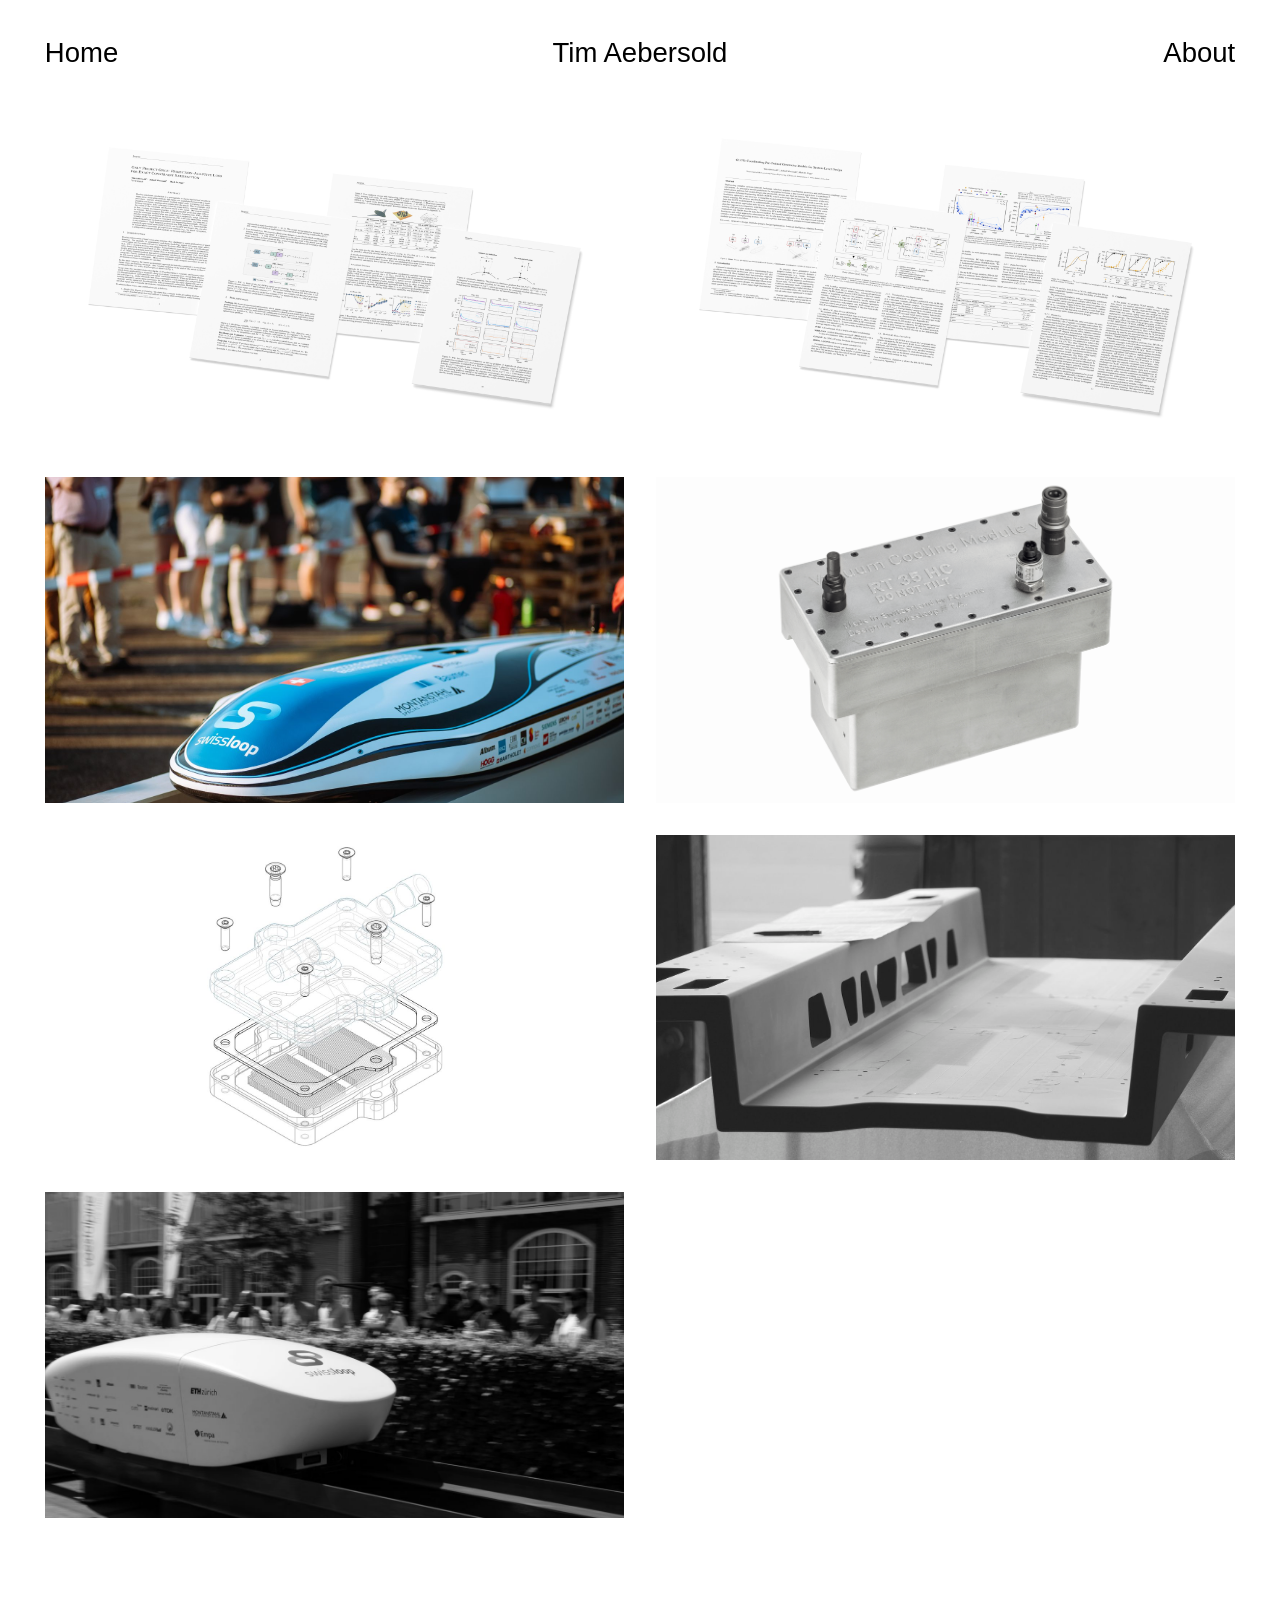
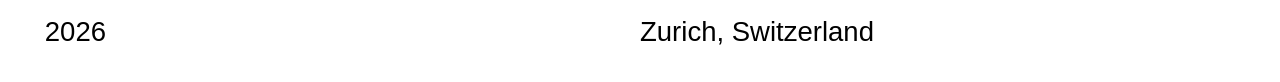
<file: index.html>
<!doctype html>
<html lang="en">
<head>
<meta charset="utf-8">
<meta name="color-scheme" content="light only">
<meta name="viewport" content="width=device-width, initial-scale=1">
<title>Tim Aebersold</title>
<meta name="description" content="Personal website of Tim Aebersold, PhD student at ETH Zurich. Research on machine learning for engineering design, plus hardware projects from Swissloop and more.">
<link rel="canonical" href="https://t-aeb.ch/">
<meta name="google-site-verification" content="bQtuvDqsTqsaJTHsSh-DIFQoMzu49ncFuxOvz08WU6c">
<link rel="icon" href="/favicon.svg" type="image/svg+xml">
<link rel="icon" href="/favicon-48.png" sizes="48x48" type="image/png">
<link rel="apple-touch-icon" href="/apple-touch-icon.png">
<meta property="og:title" content="Tim Aebersold">
<meta property="og:description" content="PhD student at the Artificial Intelligence in Engineering Design Lab at ETH Zurich.">
<meta property="og:url" content="https://t-aeb.ch/">
<meta property="og:image" content="https://t-aeb.ch/assets/pal/tile.jpg">
<meta name="twitter:card" content="summary_large_image">
<script type="application/ld+json">
{
  "@context": "https://schema.org",
  "@type": "Person",
  "name": "Tim Aebersold",
  "url": "https://t-aeb.ch/",
  "image": "https://t-aeb.ch/assets/about/portrait.png",
  "jobTitle": "PhD Student",
  "affiliation": {"@type": "CollegeOrUniversity", "name": "ETH Zurich"},
  "sameAs": ["https://www.linkedin.com/in/tim-aebersold-095b071a7/"]
}
</script>
<link rel="stylesheet" href="style.css">
<script defer src="https://cloud.umami.is/script.js" data-website-id="341a652f-47b7-41ca-9ee2-caf3be0a5d8a" data-domains="t-aeb.ch"></script>
</head>
<body>

<nav class="nav">
  <a href="/">Home</a>
  <a class="name" href="/">Tim Aebersold</a>
  <a class="about" href="/about/">About</a>
</nav>

<main class="grid">
  <a class="tile" href="/pal/">
    <img class="contain" src="assets/pal/tile.jpg?v=5" alt="PAL">
    <span class="label">PAL</span>
  </a>
  <a class="tile" href="/glue/">
    <img class="contain" src="assets/glue/tile.jpg?v=5" alt="GLUE">
    <span class="label">GLUE</span>
  </a>
  <a class="tile" href="/bertrand-piccard/">
    <img src="assets/bertrand-piccard/tile.jpg" alt="Bertrand Piccard">
    <span class="label">Bertrand Piccard</span>
  </a>
  <a class="tile" href="/vcm/">
    <img class="contain" src="assets/vcm/tile.gif" alt="VCM v1">
    <span class="label">VCM v1</span>
  </a>
  <a class="tile" href="/waterblock/">
    <img class="contain" src="assets/waterblock/tile.jpg" alt="Waterblock v1">
    <span class="label">Waterblock v1</span>
  </a>
  <a class="tile" href="/bathtub/">
    <img src="assets/bathtub/tile.jpg" alt="The Bathtub">
    <span class="label">The Bathtub</span>
  </a>
  <a class="tile" href="/cargoshell/">
    <img src="assets/cargoshell/tile.jpg" alt="CargoShell">
    <span class="label">CargoShell</span>
  </a>
</main>

<footer class="footer">
  <span>2026</span>
  <span>Zurich, Switzerland</span>
</footer>

</body>
</html>
</file>
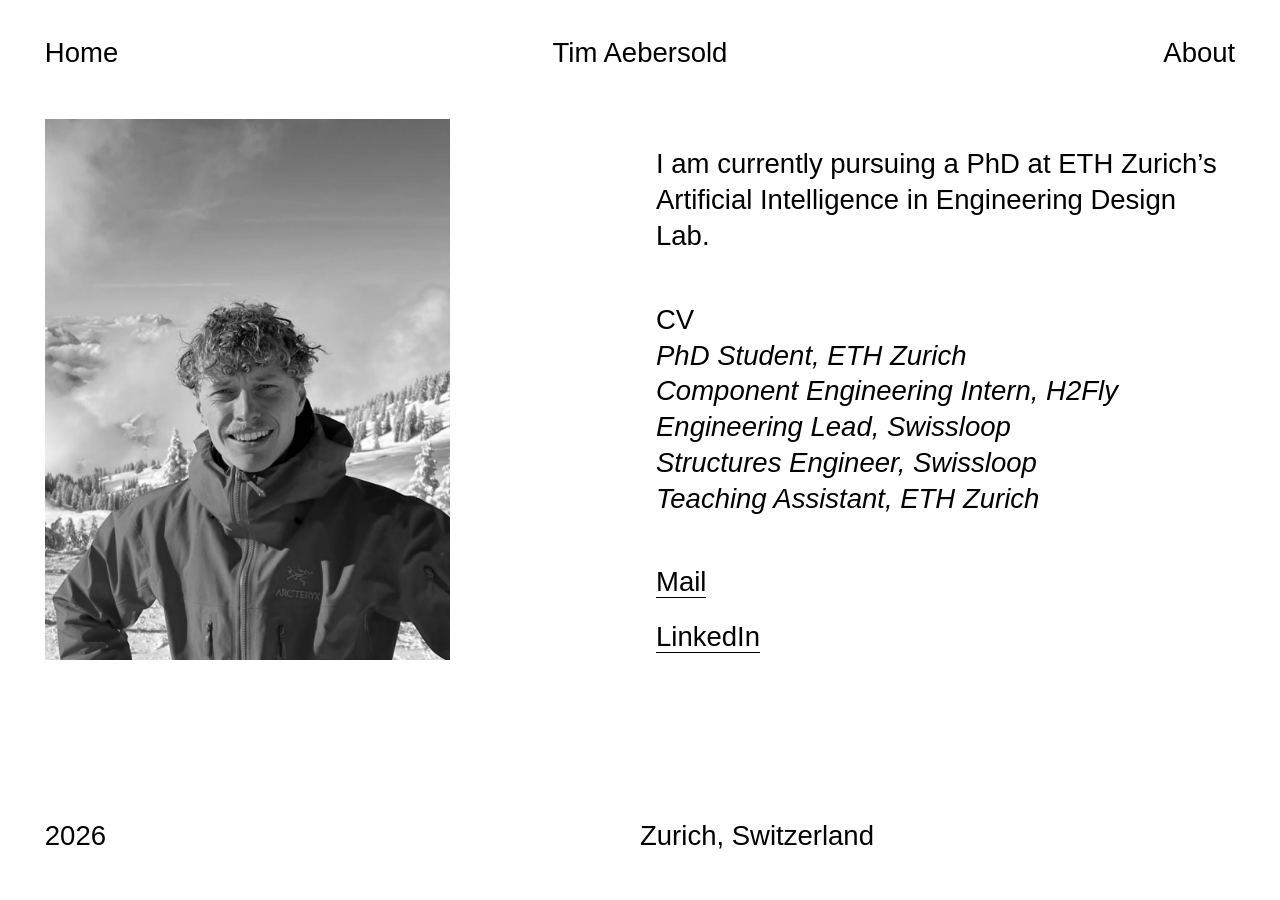
<file: about/index.html>
<!doctype html>
<html lang="en">
<head>
<meta charset="utf-8">
<meta name="color-scheme" content="light only">
<meta name="viewport" content="width=device-width, initial-scale=1">
<title>About, Tim Aebersold</title>
<meta name="description" content="Tim Aebersold is a PhD student at the Artificial Intelligence in Engineering Design Lab at ETH Zurich. CV and contact.">
<link rel="icon" href="/favicon.svg" type="image/svg+xml">
<link rel="icon" href="/favicon-48.png" sizes="48x48" type="image/png">
<link rel="apple-touch-icon" href="/apple-touch-icon.png">
<meta property="og:title" content="About, Tim Aebersold">
<meta property="og:url" content="https://t-aeb.ch/about/">
<meta property="og:image" content="https://t-aeb.ch/assets/about/portrait.png">
<link rel="stylesheet" href="../style.css">
<script defer src="https://cloud.umami.is/script.js" data-website-id="341a652f-47b7-41ca-9ee2-caf3be0a5d8a" data-domains="t-aeb.ch"></script>
</head>
<body>

<nav class="nav">
  <a href="/">Home</a>
  <a class="name" href="/">Tim Aebersold</a>
  <a class="about" href="/about/">About</a>
</nav>

<header class="head">
  <div>
    <img class="portrait" src="../assets/about/portrait.png" alt="Tim Aebersold">
  </div>
  <div>
    <p>I am currently pursuing a PhD at ETH Zurich’s Artificial Intelligence in Engineering Design Lab.</p>
    <p style="margin-top:3rem">CV<br>
      <i>PhD Student, ETH Zurich</i><br>
      <i>Component Engineering Intern, H2Fly</i><br>
      <i>Engineering Lead, Swissloop</i><br>
      <i>Structures Engineer, Swissloop</i><br>
      <i>Teaching Assistant, ETH Zurich</i></p>
    <ul class="links" style="margin-top:3rem">
      <li><a href="mailto:tim.aebersold@gmail.com">Mail</a></li>
      <li><a href="https://www.linkedin.com/in/tim-aebersold-095b071a7/">LinkedIn</a></li>
    </ul>
  </div>
</header>

<footer class="footer">
  <span>2026</span>
  <span>Zurich, Switzerland</span>
</footer>

</body>
</html>
</file>
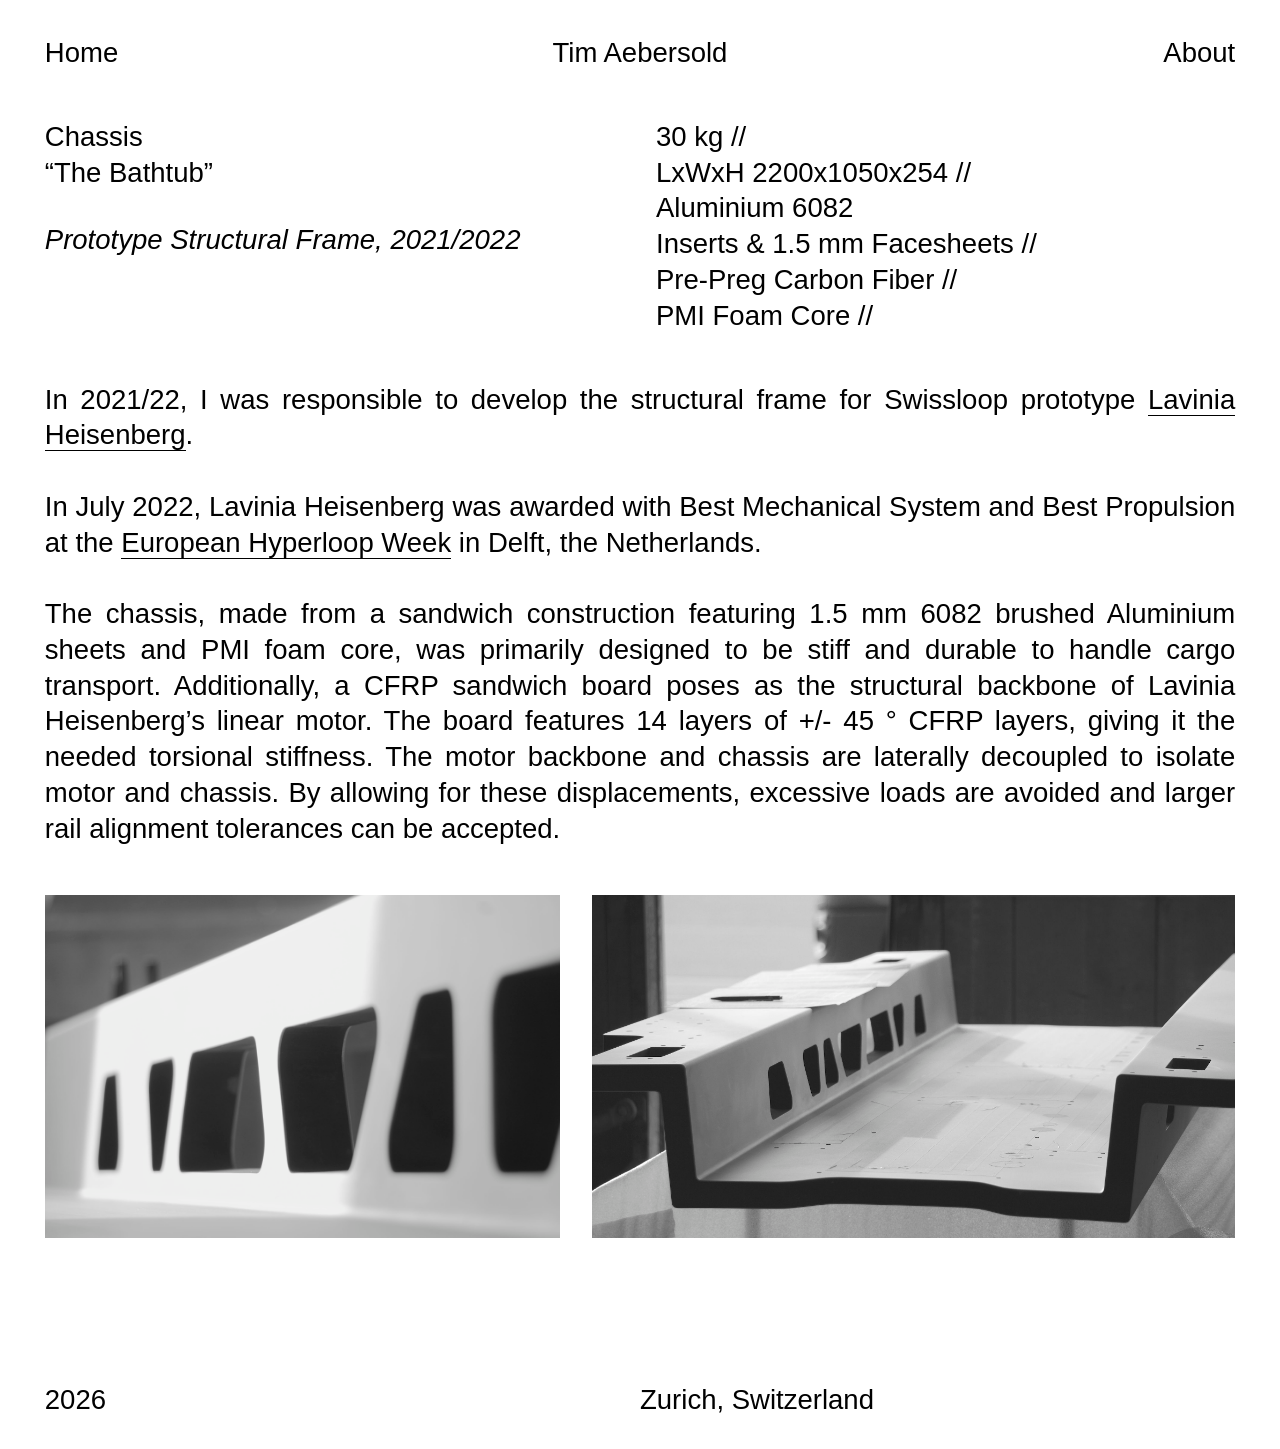
<file: bathtub/index.html>
<!doctype html>
<html lang="en">
<head>
<meta charset="utf-8">
<meta name="color-scheme" content="light only">
<meta name="viewport" content="width=device-width, initial-scale=1">
<title>The Bathtub, Tim Aebersold</title>
<meta property="og:title" content="The Bathtub, Tim Aebersold">
<meta property="og:url" content="https://t-aeb.ch/bathtub/">
<meta property="og:image" content="https://t-aeb.ch/assets/bathtub/tile.jpg">
<meta name="twitter:card" content="summary_large_image">
<link rel="icon" href="/favicon.svg" type="image/svg+xml">
<link rel="icon" href="/favicon-48.png" sizes="48x48" type="image/png">
<link rel="apple-touch-icon" href="/apple-touch-icon.png">
<link rel="stylesheet" href="../style.css">
<script defer src="https://cloud.umami.is/script.js" data-website-id="341a652f-47b7-41ca-9ee2-caf3be0a5d8a" data-domains="t-aeb.ch"></script>
</head>
<body>

<nav class="nav">
  <a href="/">Home</a>
  <a class="name" href="/">Tim Aebersold</a>
  <a class="about" href="/about/">About</a>
</nav>

<header class="head">
  <div>
    <h1 class="title">Chassis<br>“The Bathtub”</h1>
    <p class="subtitle">Prototype Structural Frame, 2021/2022</p>
  </div>
  <ul class="specs">
    <li>30 kg</li>
    <li>LxWxH 2200x1050x254</li>
    <li>Aluminium 6082<br>Inserts &amp; 1.5 mm Facesheets</li>
    <li>Pre-Preg Carbon Fiber</li>
    <li>PMI Foam Core</li>
  </ul>
</header>

<section class="text">
  <p>In 2021/22, I was responsible to develop the structural frame for Swissloop prototype <a href="https://swissloop.ch/prototypes/lavinia-heisenberg/">Lavinia Heisenberg</a>.</p>
  <p>In July 2022, Lavinia Heisenberg was awarded with Best Mechanical System and Best Propulsion at the <a href="https://www.hyperloopweek.com/">European Hyperloop Week</a> in Delft, the Netherlands.</p>
  <p>The chassis, made from a sandwich construction featuring 1.5 mm 6082 brushed Aluminium sheets and PMI foam core, was primarily designed to be stiff and durable to handle cargo transport. Additionally, a CFRP sandwich board poses as the structural backbone of Lavinia Heisenberg’s linear motor. The board features 14 layers of +/- 45 ° CFRP layers, giving it the needed torsional stiffness. The motor backbone and chassis are laterally decoupled to isolate motor and chassis. By allowing for these displacements, excessive loads are avoided and larger rail alignment tolerances can be accepted.</p>
</section>

<div class="pair bathtub-pair">
  <img src="../assets/bathtub/cutouts.jpg" alt="Close-up of the chassis side wall cutouts">
  <img src="../assets/bathtub/u-section.jpg" alt="The chassis U-section on the workbench">
</div>

<footer class="footer">
  <span>2026</span>
  <span>Zurich, Switzerland</span>
</footer>

</body>
</html>
</file>
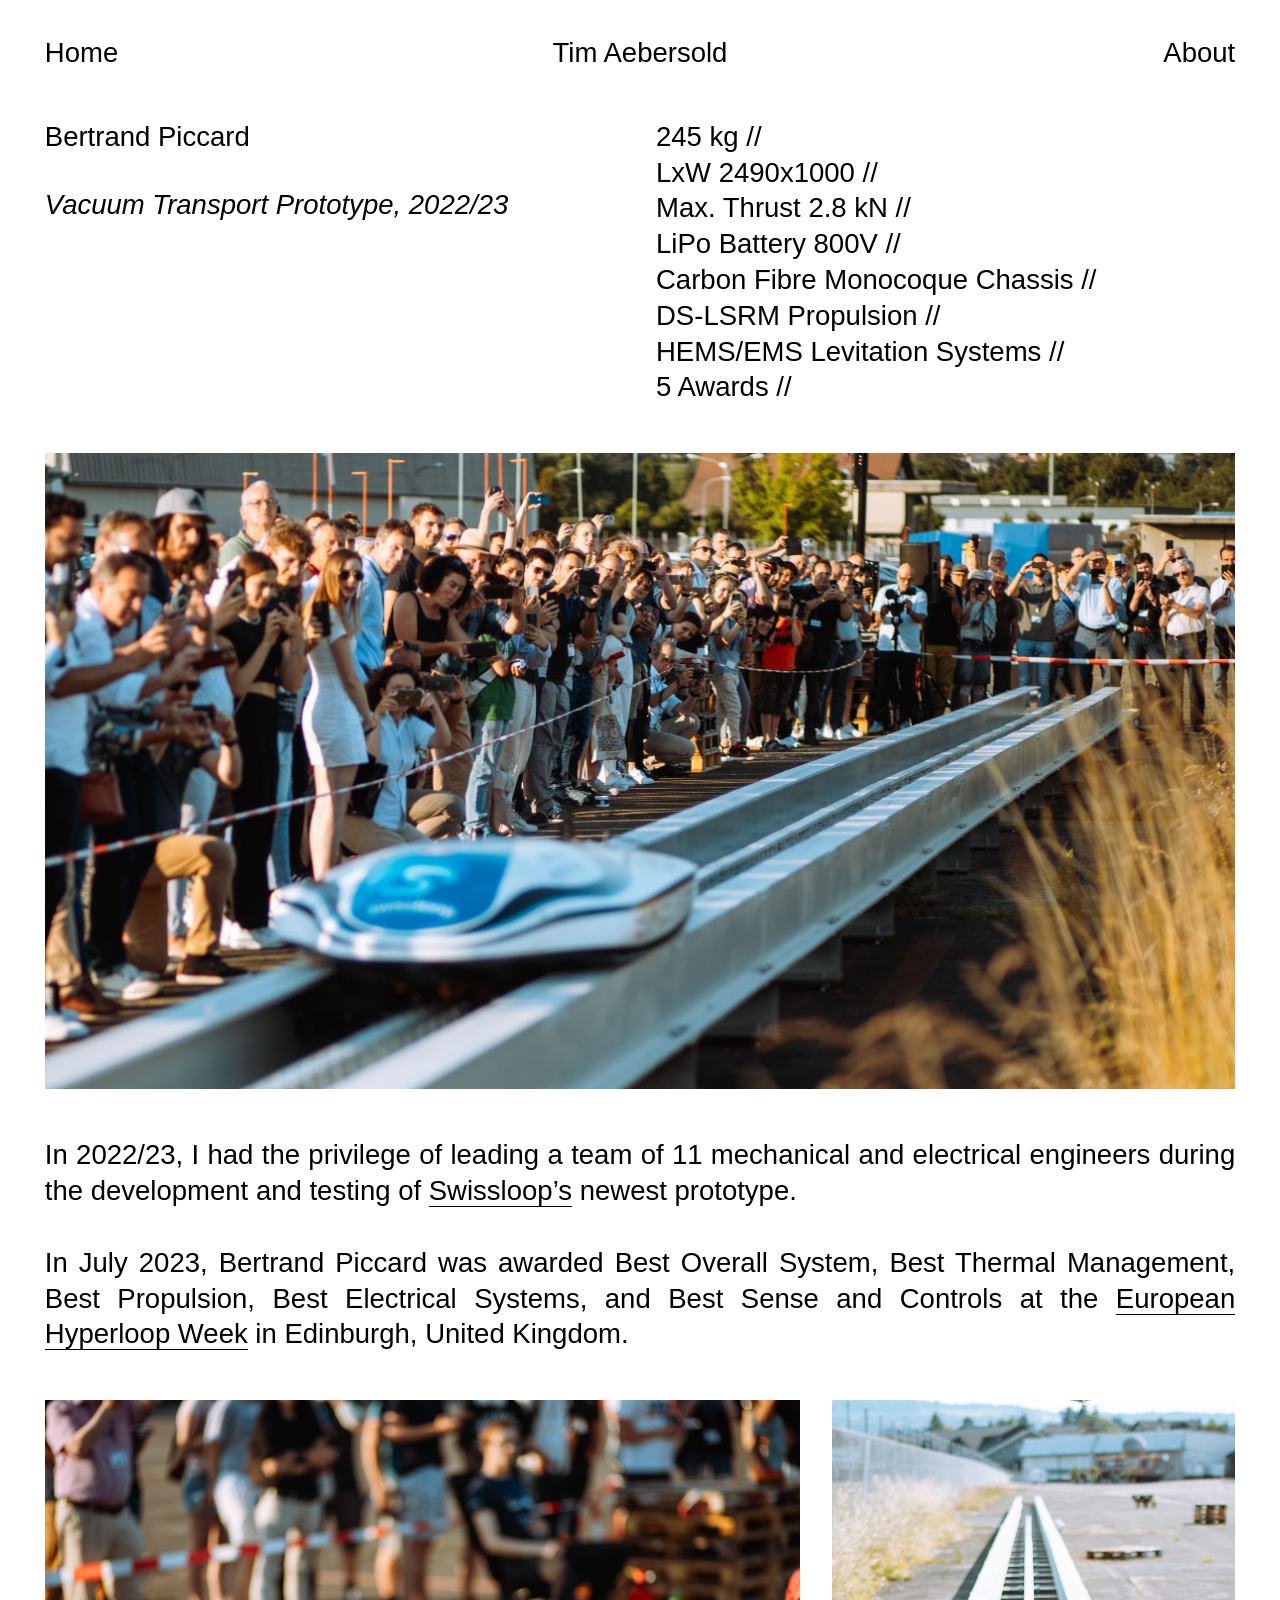
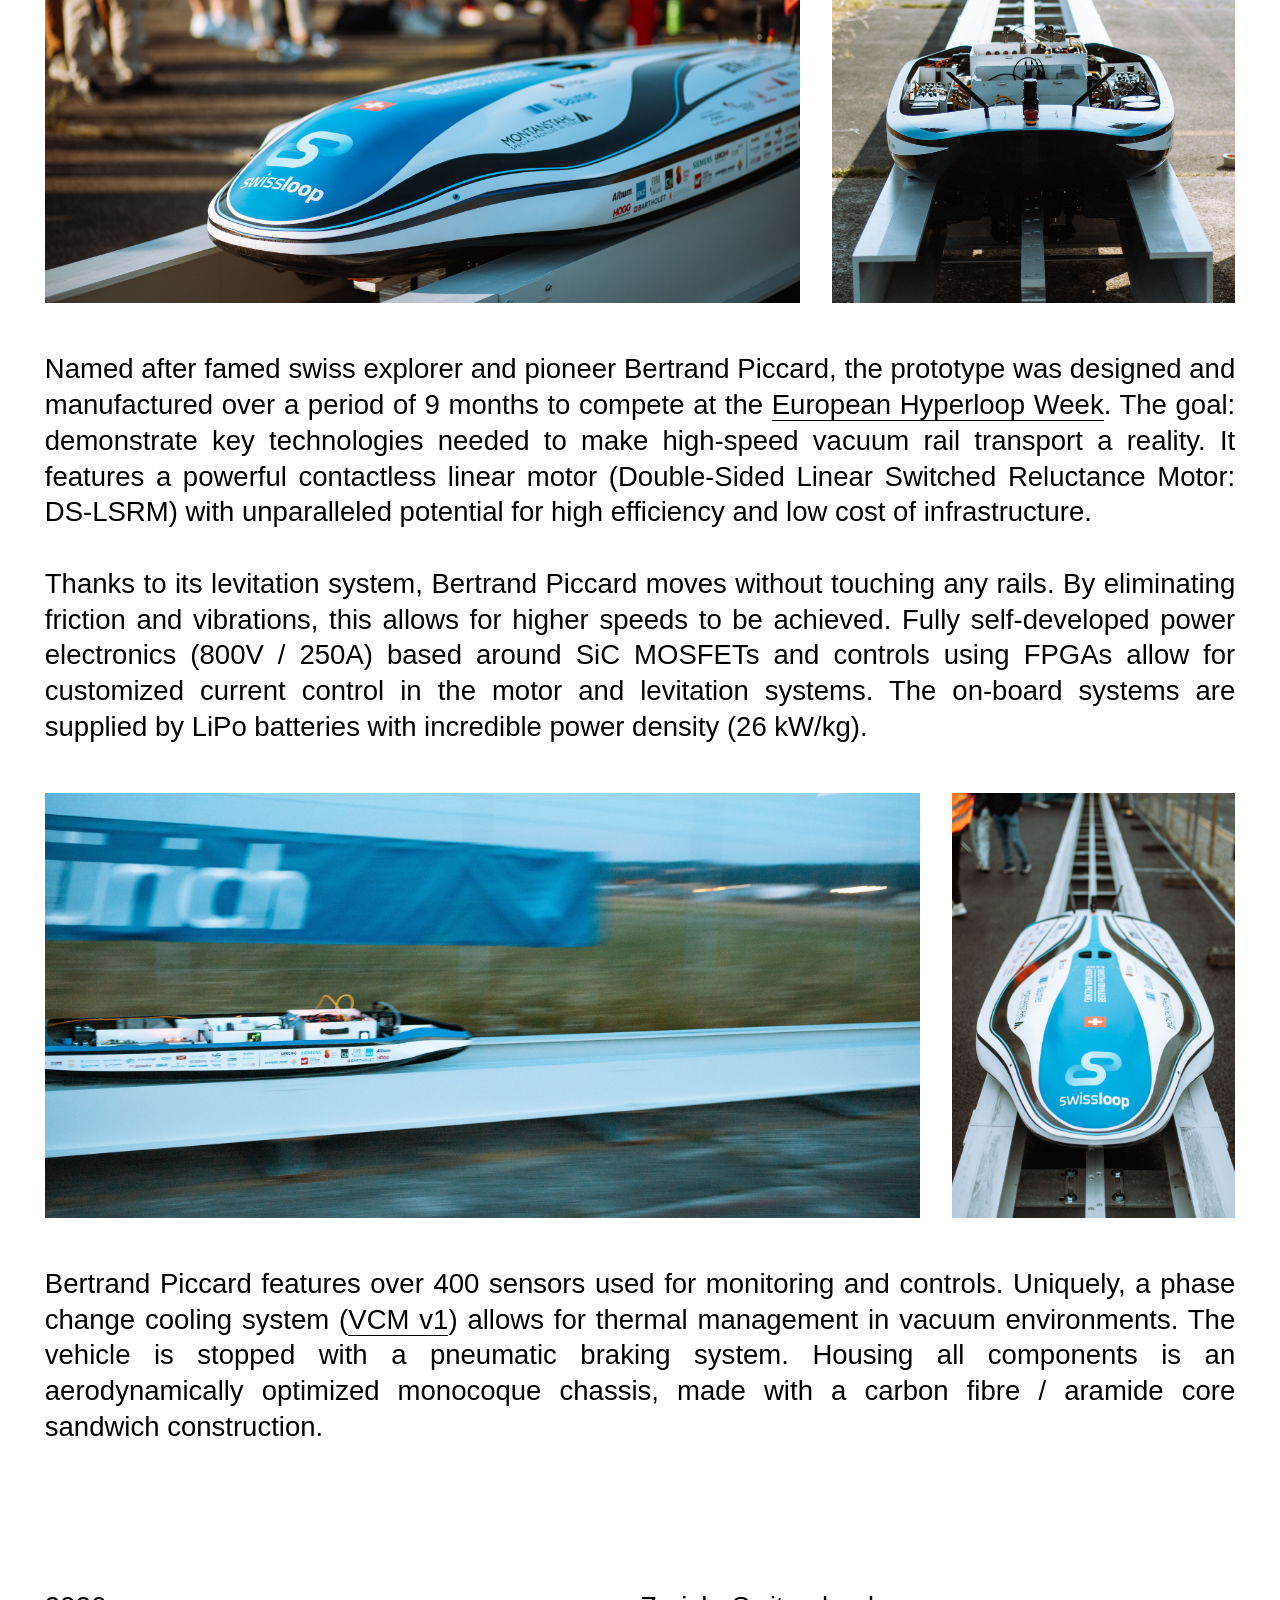
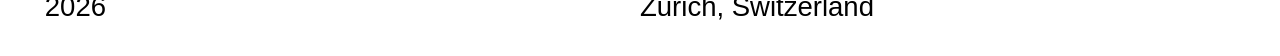
<file: bertrand-piccard/index.html>
<!doctype html>
<html lang="en">
<head>
<meta charset="utf-8">
<meta name="color-scheme" content="light only">
<meta name="viewport" content="width=device-width, initial-scale=1">
<title>Bertrand Piccard, Tim Aebersold</title>
<meta property="og:title" content="Bertrand Piccard, Tim Aebersold">
<meta property="og:url" content="https://t-aeb.ch/bertrand-piccard/">
<meta property="og:image" content="https://t-aeb.ch/assets/bertrand-piccard/tile.jpg">
<meta name="twitter:card" content="summary_large_image">
<link rel="icon" href="/favicon.svg" type="image/svg+xml">
<link rel="icon" href="/favicon-48.png" sizes="48x48" type="image/png">
<link rel="apple-touch-icon" href="/apple-touch-icon.png">
<link rel="stylesheet" href="../style.css">
<style>
/* Pairs: row height follows the wide image, the narrow one is cropped to match (as on Cargo). */
.pair.matched { grid-template-columns: var(--cols); }
.pair.matched img.lead { height: auto; }
.pair.matched img.fill { height: 0; min-height: 100%; }
@media (max-width: 700px) {
  .pair.matched { grid-template-columns: 1fr; }
  .pair.matched img.fill { height: auto; min-height: 0; }
}
</style>
<script defer src="https://cloud.umami.is/script.js" data-website-id="341a652f-47b7-41ca-9ee2-caf3be0a5d8a" data-domains="t-aeb.ch"></script>
</head>
<body>

<nav class="nav">
  <a href="/">Home</a>
  <a class="name" href="/">Tim Aebersold</a>
  <a class="about" href="/about/">About</a>
</nav>

<header class="head">
  <div>
    <h1 class="title">Bertrand Piccard</h1>
    <p class="subtitle">Vacuum Transport Prototype, 2022/23</p>
  </div>
  <ul class="specs">
    <li>245 kg</li>
    <li>LxW 2490x1000</li>
    <li>Max. Thrust 2.8 kN</li>
    <li>LiPo Battery 800V</li>
    <li>Carbon Fibre Monocoque Chassis</li>
    <li>DS-LSRM Propulsion</li>
    <li>HEMS/EMS Levitation Systems</li>
    <li>5 Awards</li>
  </ul>
</header>

<img class="full" src="../assets/bertrand-piccard/crowd-track.jpg" alt="Bertrand Piccard on the test track in front of a crowd">

<section class="text">
  <p>In 2022/23, I had the privilege of leading a team of 11 mechanical and electrical engineers during the development and testing of <a href="https://swissloop.ch/prototypes/bertrand-piccard/">Swissloop’s</a> newest prototype.</p>
  <p>In July 2023, Bertrand Piccard was awarded Best Overall System, Best Thermal Management, Best Propulsion, Best Electrical Systems, and Best Sense and Controls at the <a href="https://ee.ethz.ch/news-and-events/d-itet-news-channel/2023/08/european-hyperloop-week-2023.html">European Hyperloop Week</a> in Edinburgh, United Kingdom.</p>
</section>

<div class="pair matched" style="--cols: 1.87fr 1fr">
  <img src="../assets/bertrand-piccard/nose.jpg" alt="Nose of Bertrand Piccard with the crowd behind" class="lead">
  <img src="../assets/bertrand-piccard/track-rear.jpg" alt="Open pod seen from behind on the long track" class="fill">
</div>

<section class="text">
  <p>Named after famed swiss explorer and pioneer Bertrand Piccard, the prototype was designed and manufactured over a period of 9 months to compete at the <a href="https://www.hyperloopweek.com/">European Hyperloop Week</a>. The goal: demonstrate key technologies needed to make high-speed vacuum rail transport a reality. It features a powerful contactless linear motor (Double-Sided Linear Switched Reluctance Motor: DS-LSRM) with unparalleled potential for high efficiency and low cost of infrastructure.</p>
  <p>Thanks to its levitation system, Bertrand Piccard moves without touching any rails. By eliminating friction and vibrations, this allows for higher speeds to be achieved. Fully self-developed power electronics (800V / 250A) based around SiC MOSFETs and controls using FPGAs allow for customized current control in the motor and levitation systems. The on-board systems are supplied by LiPo batteries with incredible power density (26 kW/kg).</p>
</section>

<div class="pair matched" style="--cols: 3.09fr 1fr">
  <img src="../assets/bertrand-piccard/run-banner.jpg" alt="Bertrand Piccard passing at speed" class="lead">
  <img src="../assets/bertrand-piccard/nose-head-on.jpg" alt="Nose of Bertrand Piccard head-on on the track" class="fill">
</div>

<section class="text">
  <p>Bertrand Piccard features over 400 sensors used for monitoring and controls. Uniquely, a phase change cooling system (<a href="/vcm/">VCM v1</a>) allows for thermal management in vacuum environments. The vehicle is stopped with a pneumatic braking system. Housing all components is an aerodynamically optimized monocoque chassis, made with a carbon fibre / aramide core sandwich construction.</p>
</section>

<footer class="footer">
  <span>2026</span>
  <span>Zurich, Switzerland</span>
</footer>

</body>
</html>
</file>
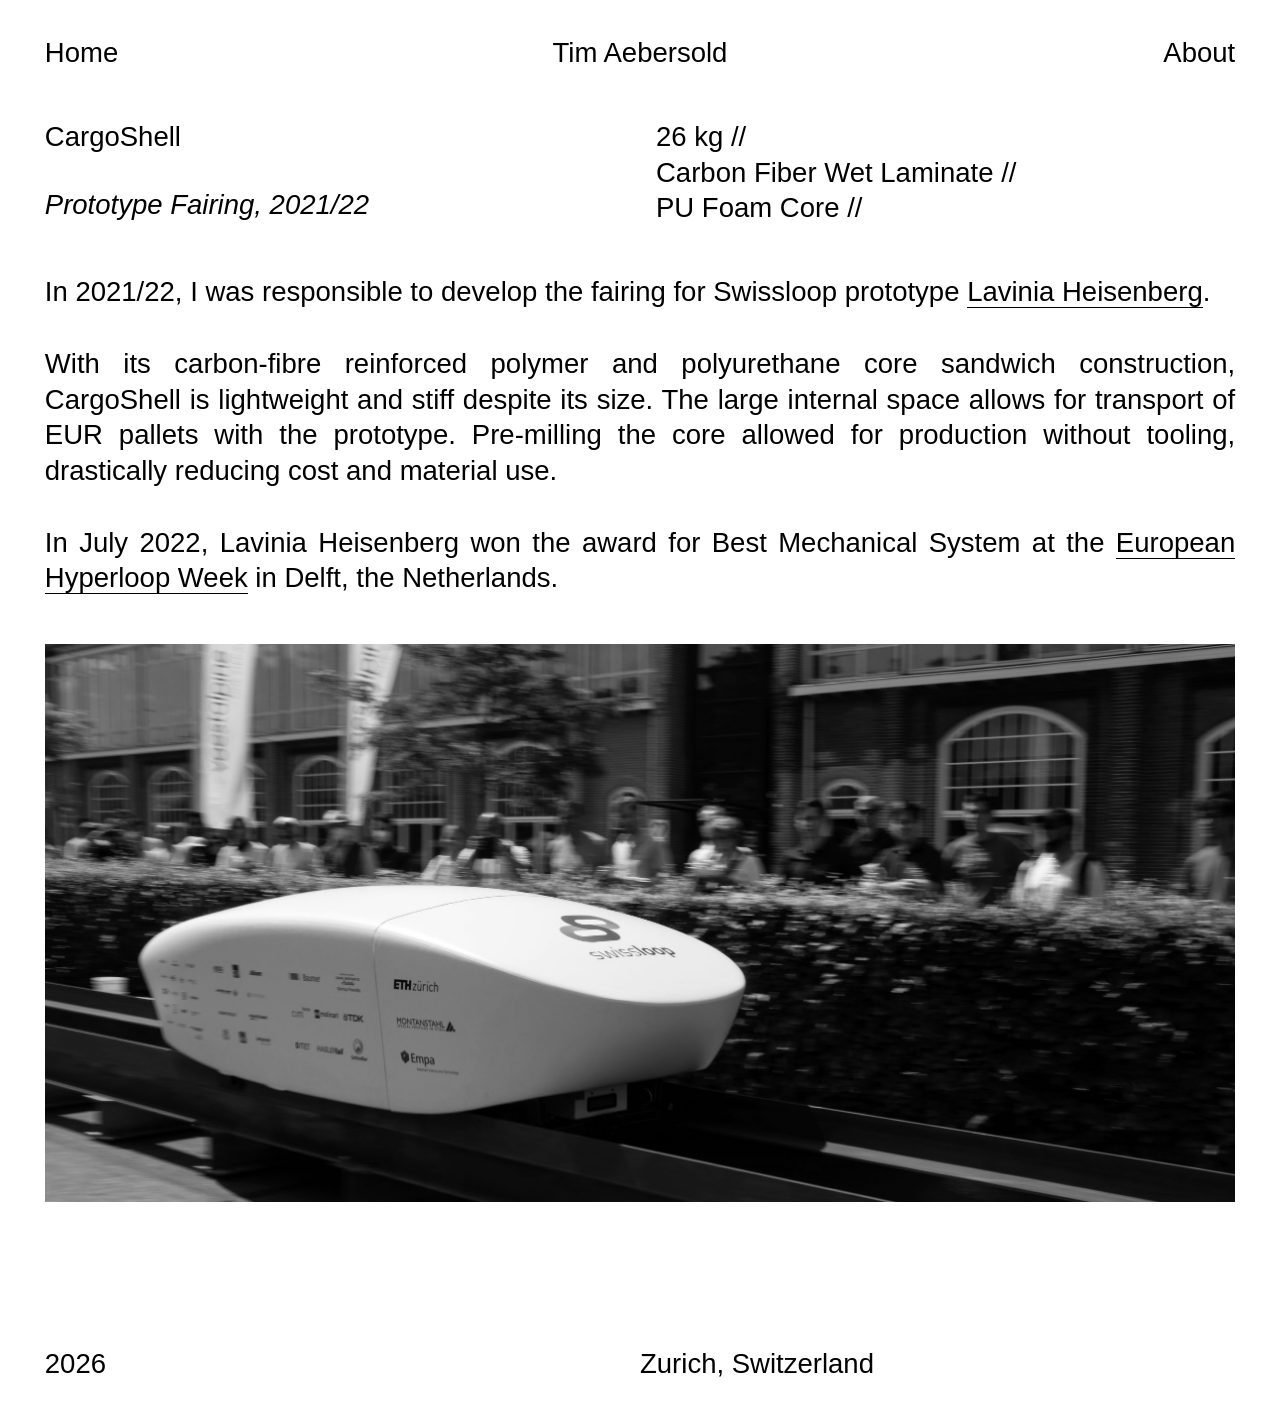
<file: cargoshell/index.html>
<!doctype html>
<html lang="en">
<head>
<meta charset="utf-8">
<meta name="color-scheme" content="light only">
<meta name="viewport" content="width=device-width, initial-scale=1">
<title>CargoShell, Tim Aebersold</title>
<meta property="og:title" content="CargoShell, Tim Aebersold">
<meta property="og:url" content="https://t-aeb.ch/cargoshell/">
<meta property="og:image" content="https://t-aeb.ch/assets/cargoshell/tile.jpg">
<meta name="twitter:card" content="summary_large_image">
<link rel="icon" href="/favicon.svg" type="image/svg+xml">
<link rel="icon" href="/favicon-48.png" sizes="48x48" type="image/png">
<link rel="apple-touch-icon" href="/apple-touch-icon.png">
<link rel="stylesheet" href="../style.css">
<script defer src="https://cloud.umami.is/script.js" data-website-id="341a652f-47b7-41ca-9ee2-caf3be0a5d8a" data-domains="t-aeb.ch"></script>
</head>
<body>

<nav class="nav">
  <a href="/">Home</a>
  <a class="name" href="/">Tim Aebersold</a>
  <a class="about" href="/about/">About</a>
</nav>

<header class="head">
  <div>
    <h1 class="title">CargoShell</h1>
    <p class="subtitle">Prototype Fairing, 2021/22</p>
  </div>
  <ul class="specs">
    <li>26 kg</li>
    <li>Carbon Fiber Wet Laminate</li>
    <li>PU Foam Core</li>
  </ul>
</header>

<section class="text">
  <p>In 2021/22, I was responsible to develop the fairing for Swissloop prototype <a href="https://swissloop.ch/prototypes/lavinia-heisenberg/">Lavinia Heisenberg</a>.</p>
  <p>With its carbon-fibre reinforced polymer and polyurethane core sandwich construction, CargoShell is lightweight and stiff despite its size. The large internal space allows for transport of EUR pallets with the prototype. Pre-milling the core allowed for production without tooling, drastically reducing cost and material use.</p>
  <p>In July 2022, Lavinia Heisenberg won the award for Best Mechanical System at the <a href="https://www.hyperloopweek.com/">European Hyperloop Week</a> in Delft, the Netherlands.</p>
</section>

<img class="full" src="../assets/cargoshell/run-crowd.jpg" alt="Lavinia Heisenberg with CargoShell passing a crowd">

<footer class="footer">
  <span>2026</span>
  <span>Zurich, Switzerland</span>
</footer>

</body>
</html>
</file>
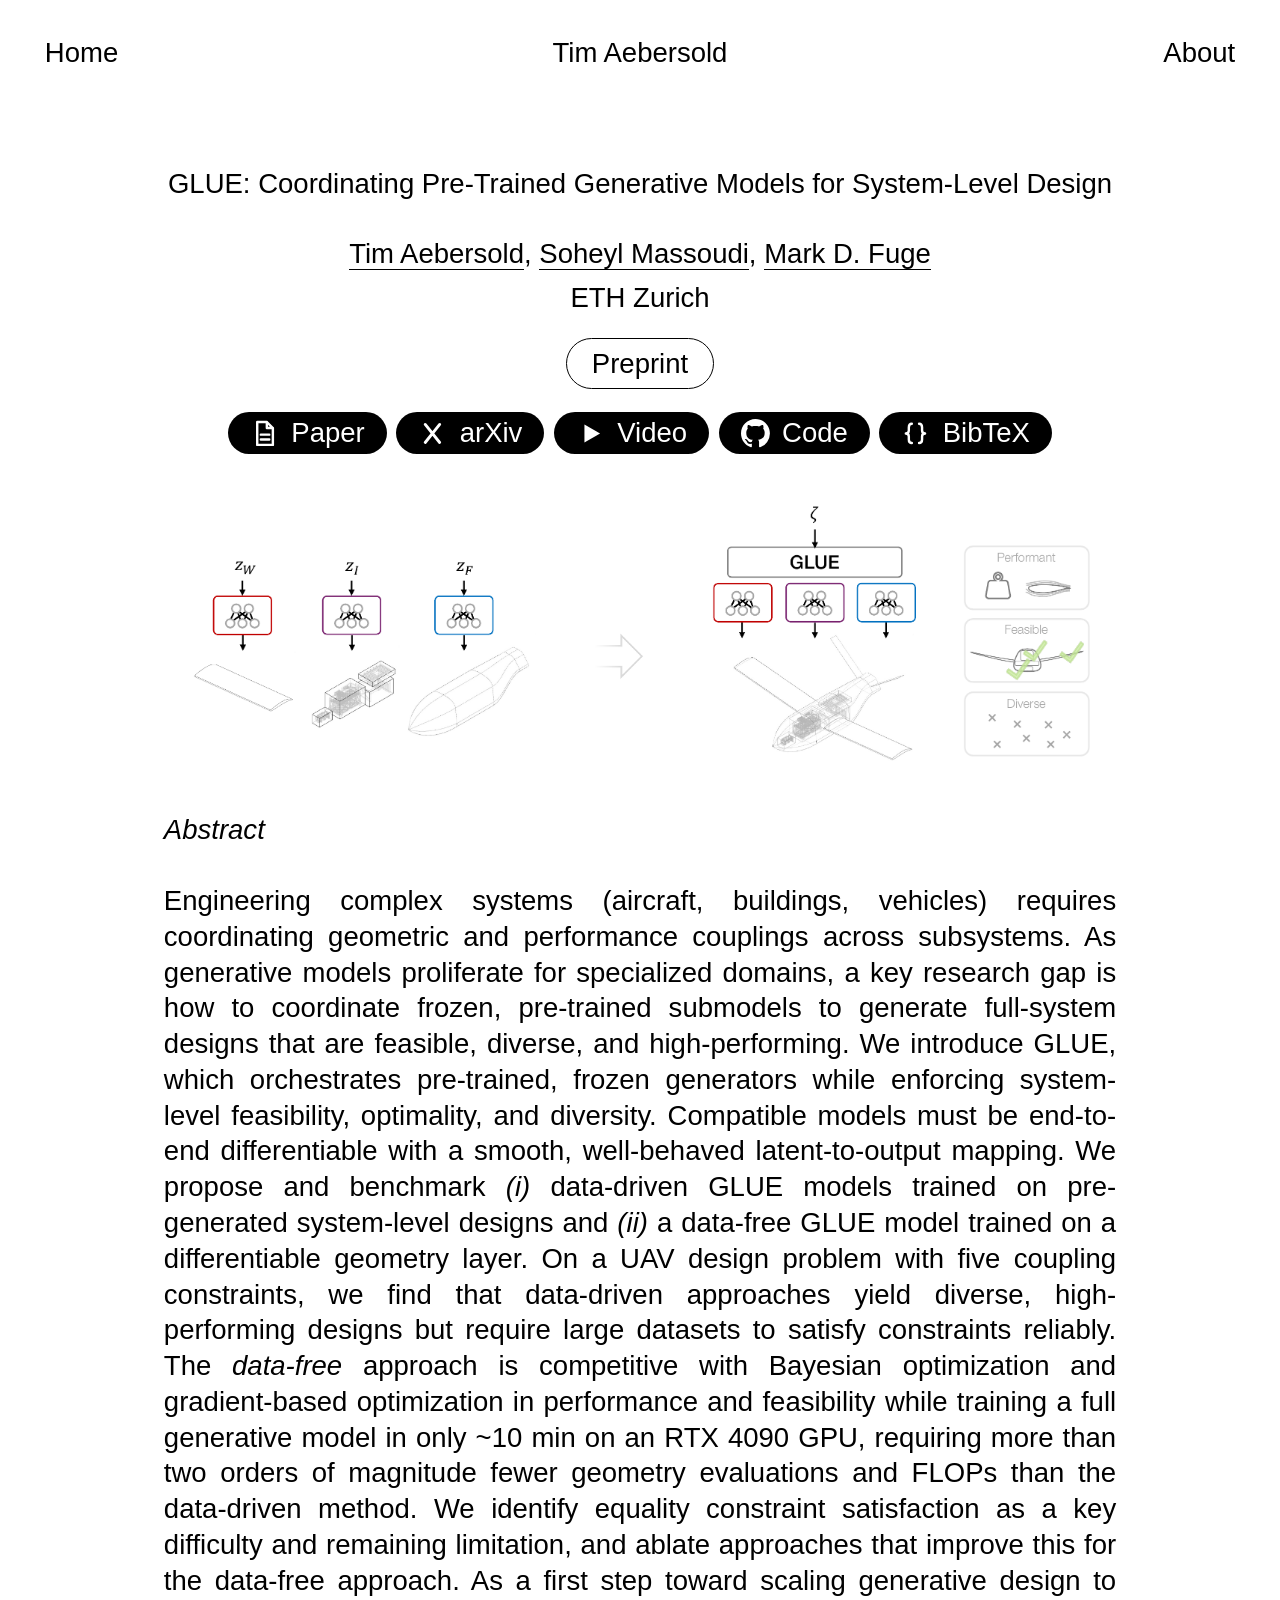
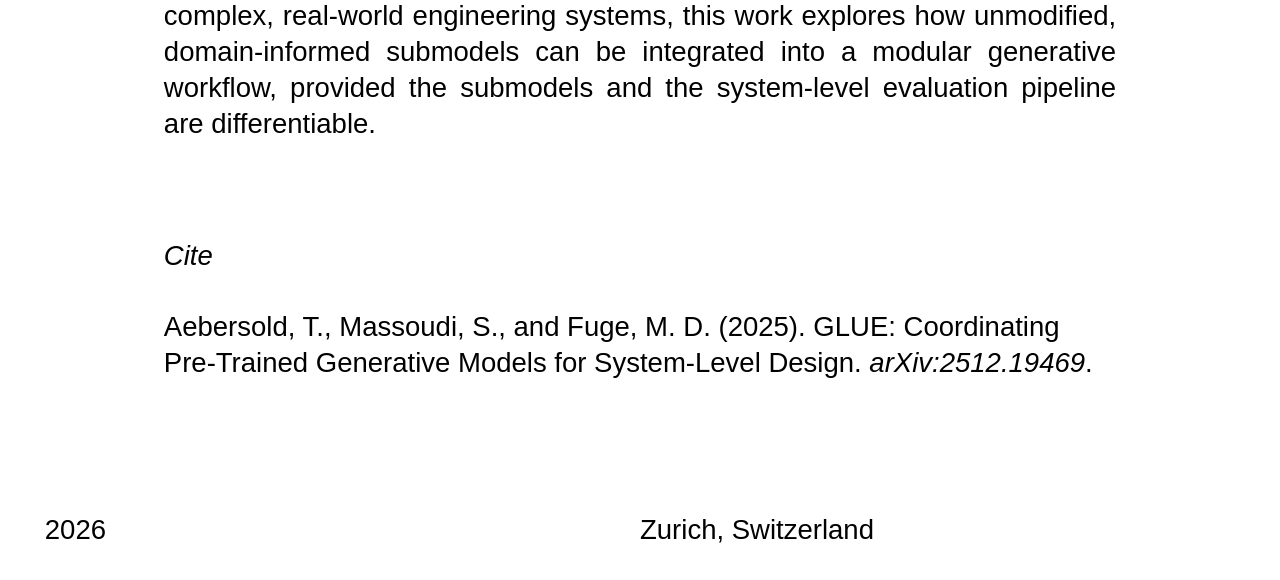
<file: glue/index.html>
<!doctype html>
<html lang="en">
<head>
<meta charset="utf-8">
<meta name="color-scheme" content="light only">
<meta name="viewport" content="width=device-width, initial-scale=1">
<title>GLUE, Tim Aebersold</title>
<meta property="og:title" content="GLUE, Tim Aebersold">
<meta property="og:url" content="https://t-aeb.ch/glue/">
<meta property="og:image" content="https://t-aeb.ch/assets/glue/tile.jpg">
<meta name="twitter:card" content="summary_large_image">
<link rel="icon" href="/favicon.svg" type="image/svg+xml">
<link rel="icon" href="/favicon-48.png" sizes="48x48" type="image/png">
<link rel="apple-touch-icon" href="/apple-touch-icon.png">
<link rel="stylesheet" href="../style.css">
<script defer src="https://cloud.umami.is/script.js" data-website-id="341a652f-47b7-41ca-9ee2-caf3be0a5d8a" data-domains="t-aeb.ch"></script>
</head>
<body>

<nav class="nav">
  <a href="/">Home</a>
  <a class="name" href="/">Tim Aebersold</a>
  <a class="about" href="/about/">About</a>
</nav>

<main class="paper">

<h1 class="paper-title">GLUE: Coordinating Pre-Trained Generative Models for System-Level Design</h1>
<p class="paper-authors"><a href="/about/">Tim Aebersold</a>, <a href="https://ideal.ethz.ch/laboratory/people/soheyl-massoudi.html">Soheyl Massoudi</a>, <a href="https://ideal.ethz.ch/laboratory/people/mark-fuge.html">Mark D. Fuge</a></p>
<p class="paper-affil">ETH Zurich</p>
<div class="paper-pill">Preprint</div>

<div class="paper-buttons">
  <a class="btn" href="https://arxiv.org/pdf/2512.19469"><svg viewBox="0 0 24 24" aria-hidden="true"><path fill="none" stroke="currentColor" stroke-width="2" stroke-linecap="round" stroke-linejoin="round" d="M6 2.5h8l5 5v14H6z M14 2.5v5h5 M9 13h7 M9 17h7"/></svg>Paper</a>
  <a class="btn" href="https://arxiv.org/abs/2512.19469"><svg viewBox="0 0 24 24" aria-hidden="true"><path fill="none" stroke="currentColor" stroke-width="2.4" stroke-linecap="round" stroke-linejoin="round" d="M6 4.5l12 15 M18 4.5L6 19.5"/></svg>arXiv</a>
  <a class="btn" href="https://youtu.be/aqvSNZbgkUE"><svg viewBox="0 0 24 24" aria-hidden="true"><path d="M7 4.5v15l13-7.5z"/></svg>Video</a>
  <a class="btn" href="https://github.com/IDEALLab/glue"><svg viewBox="0 0 16 16" aria-hidden="true"><path d="M8 0C3.58 0 0 3.58 0 8c0 3.54 2.29 6.53 5.47 7.59.4.07.55-.17.55-.38 0-.19-.01-.82-.01-1.49-2.01.37-2.53-.49-2.69-.94-.09-.23-.48-.94-.82-1.13-.28-.15-.68-.52-.01-.53.63-.01 1.08.58 1.23.82.72 1.21 1.87.87 2.33.66.07-.52.28-.87.51-1.07-1.78-.2-3.64-.89-3.64-3.95 0-.87.31-1.59.82-2.15-.08-.2-.36-1.02.08-2.12 0 0 .67-.21 2.2.82.64-.18 1.32-.27 2-.27.68 0 1.36.09 2 .27 1.53-1.04 2.2-.82 2.2-.82.44 1.1.16 1.92.08 2.12.51.56.82 1.27.82 2.15 0 3.07-1.87 3.75-3.65 3.95.29.25.54.73.54 1.48 0 1.07-.01 1.93-.01 2.2 0 .21.15.46.55.38A8.013 8.013 0 0016 8c0-4.42-3.58-8-8-8z"/></svg>Code</a>
  <a class="btn" href="#bibtex" onclick="copyBib(this); return false;"><svg viewBox="0 0 24 24" aria-hidden="true"><path fill="none" stroke="currentColor" stroke-width="2" stroke-linecap="round" stroke-linejoin="round" d="M9 4C7 4 6.5 5 6.5 7v2.5C6.5 11 5.5 12 4 12c1.5 0 2.5 1 2.5 2.5V17c0 2 .5 3 2.5 3 M15 4c2 0 2.5 1 2.5 3v2.5c0 1.5 1 2.5 2.5 2.5-1.5 0-2.5 1-2.5 2.5V17c0 2-.5 3-2.5 3"/></svg><span class="label">BibTeX</span></a>
</div>

<figure class="paper-figure hero">
  <a class="img-link" href="../assets/glue/teaser.png"><img src="../assets/glue/teaser.png" alt="Three frozen pre-trained generators for wing, internals and fuselage, coordinated by a GLUE model into a full aircraft design that is performant, feasible and diverse"></a>
</figure>

<h2 class="paper-h2">Abstract</h2>
<p class="paper-abstract">Engineering complex systems (aircraft, buildings, vehicles) requires coordinating geometric and performance couplings across subsystems. As generative models proliferate for specialized domains, a key research gap is how to coordinate frozen, pre-trained submodels to generate full-system designs that are feasible, diverse, and high-performing. We introduce GLUE, which orchestrates pre-trained, frozen generators while enforcing system-level feasibility, optimality, and diversity. Compatible models must be end-to-end differentiable with a smooth, well-behaved latent-to-output mapping. We propose and benchmark <i>(i)</i> data-driven GLUE models trained on pre-generated system-level designs and <i>(ii)</i> a data-free GLUE model trained on a differentiable geometry layer. On a UAV design problem with five coupling constraints, we find that data-driven approaches yield diverse, high-performing designs but require large datasets to satisfy constraints reliably. The <i>data-free</i> approach is competitive with Bayesian optimization and gradient-based optimization in performance and feasibility while training a full generative model in only ~10 min on an RTX 4090 GPU, requiring more than two orders of magnitude fewer geometry evaluations and FLOPs than the data-driven method. We identify equality constraint satisfaction as a key difficulty and remaining limitation, and ablate approaches that improve this for the data-free approach. As a first step toward scaling generative design to complex, real-world engineering systems, this work explores how unmodified, domain-informed submodels can be integrated into a modular generative workflow, provided the submodels and the system-level evaluation pipeline are differentiable.</p>

<section class="cite" id="bibtex">
  <p class="cite-label">Cite</p>
  <div>
    <p>Aebersold, T., Massoudi, S., and Fuge, M. D. (2025). GLUE: Coordinating Pre-Trained Generative Models for System-Level Design. <i>arXiv:2512.19469</i>.</p>
    <div class="cite-bib" id="bib"><span class="e">@article{aebersold2025glue,</span><span class="f">title = {GLUE: Coordinating Pre-Trained Generative Models for System-Level Design},</span><span class="f">author = {Aebersold, Tim and Massoudi, Soheyl and Fuge, Mark D.},</span><span class="f">journal = {arXiv preprint arXiv:2512.19469},</span><span class="f">year = {2025}</span><span class="e">}</span></div>
  </div>
</section>

</main>

<footer class="footer">
  <span>2026</span>
  <span>Zurich, Switzerland</span>
</footer>

<script>
function copyBib(btn) {
  var lines = [].map.call(document.querySelectorAll('#bib span'), function (e) {
    return (e.className === 'f' ? '  ' : '') + e.textContent;
  });
  navigator.clipboard.writeText(lines.join('\n'));
  var label = btn.querySelector('.label');
  label.textContent = 'Copied';
  setTimeout(function () { label.textContent = 'BibTeX'; }, 1500);
}
</script>
</body>
</html>
</file>
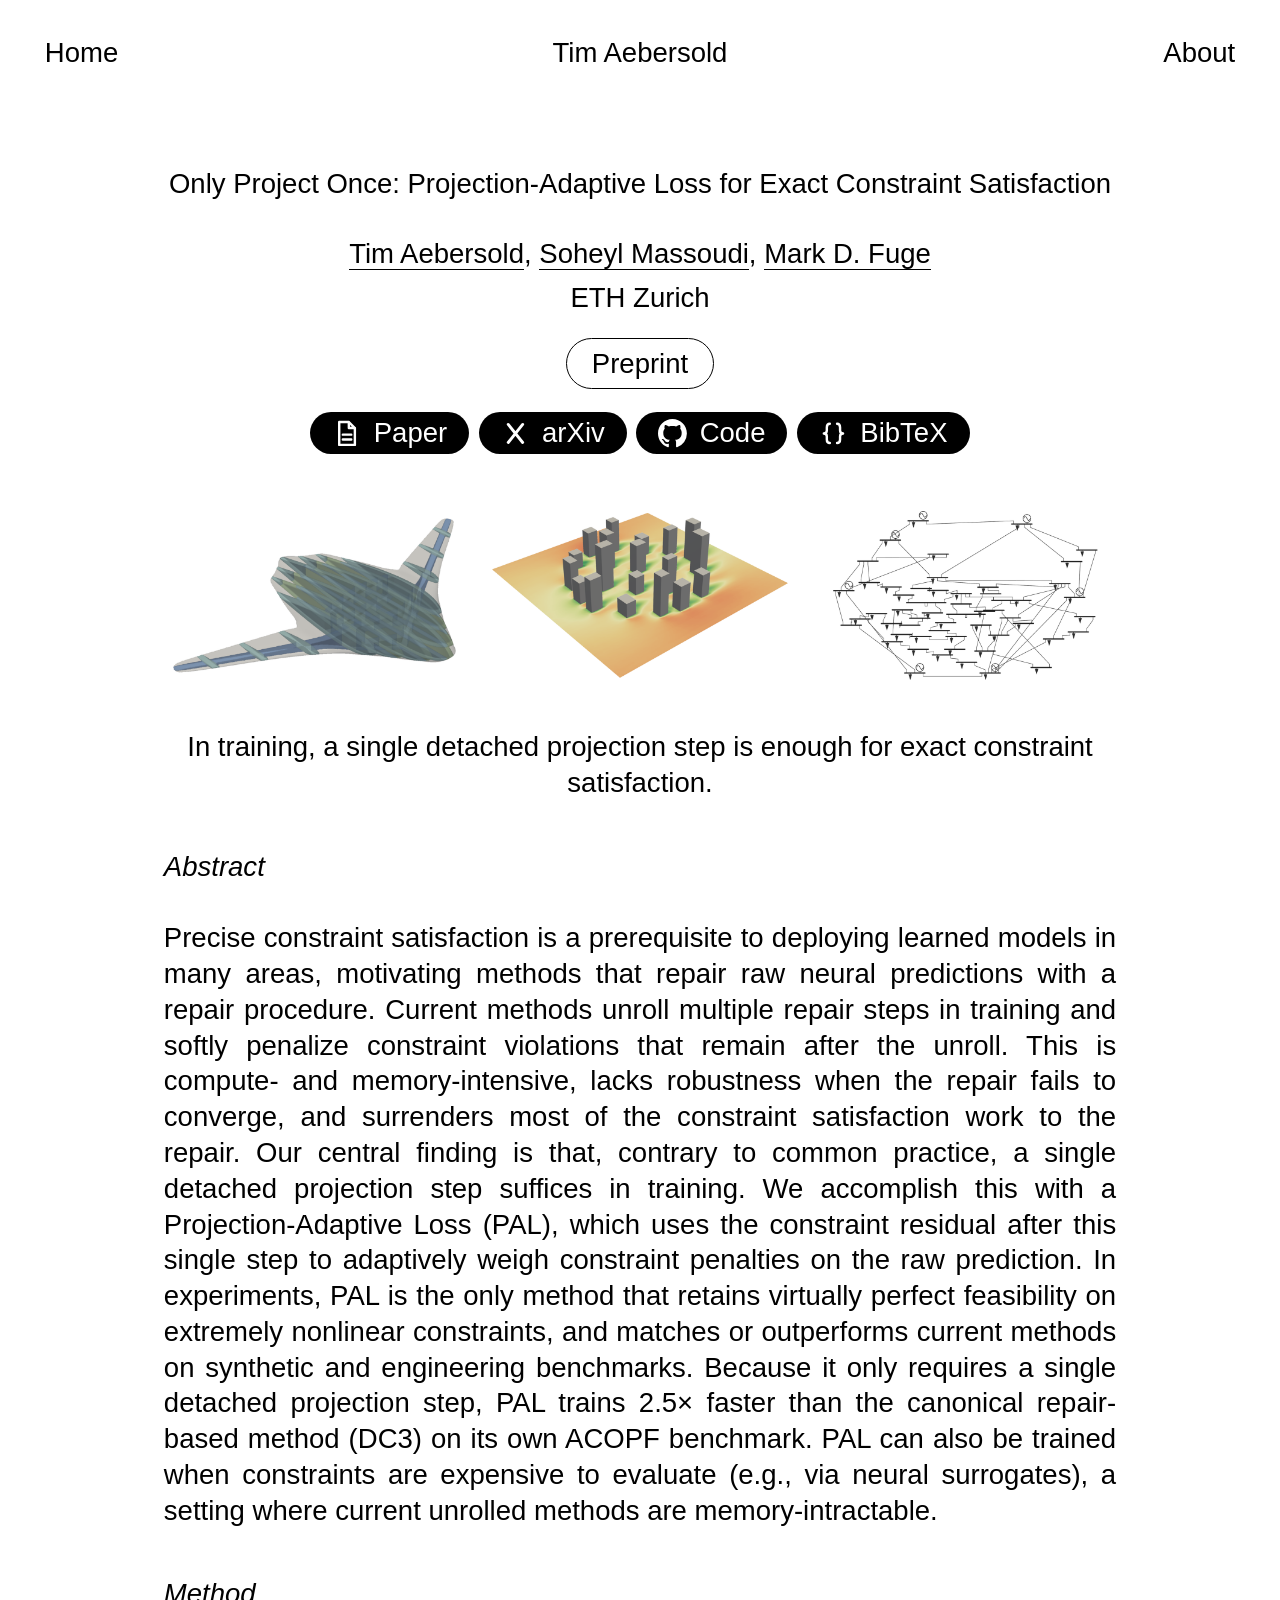
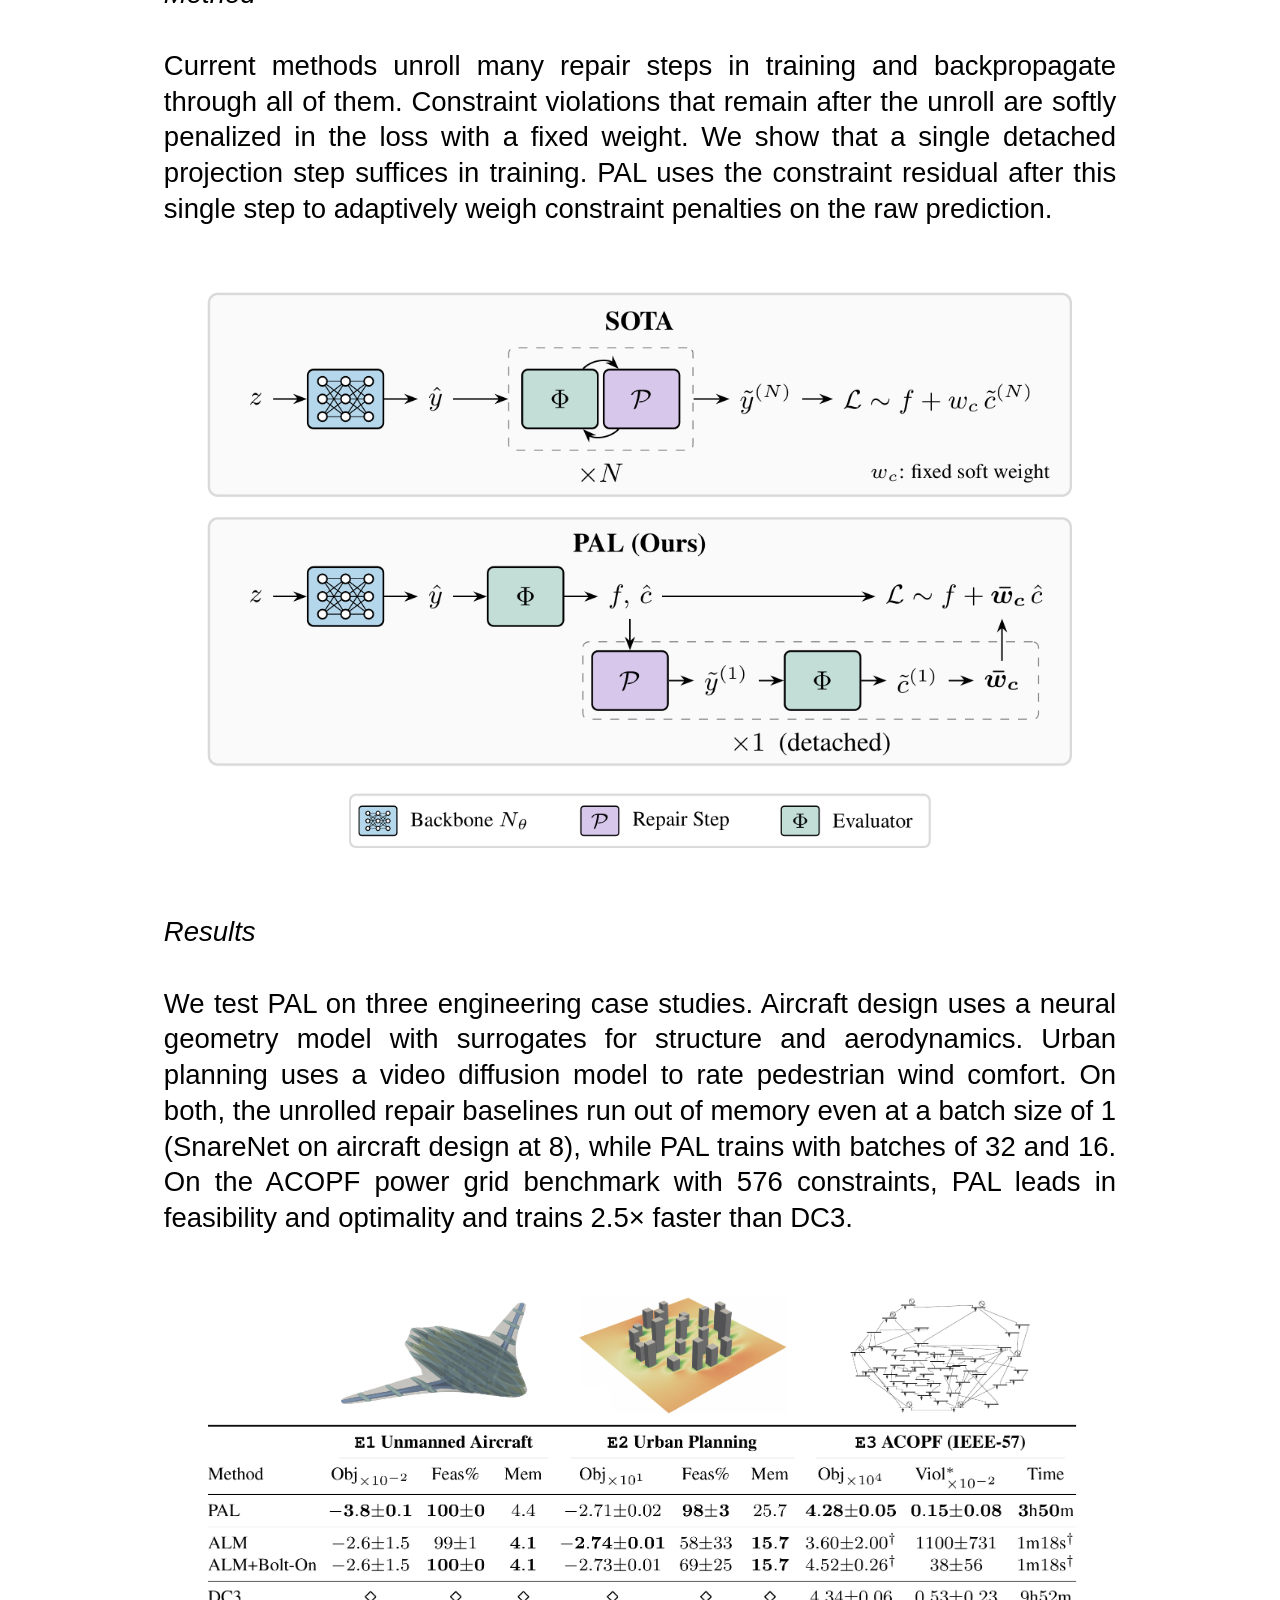
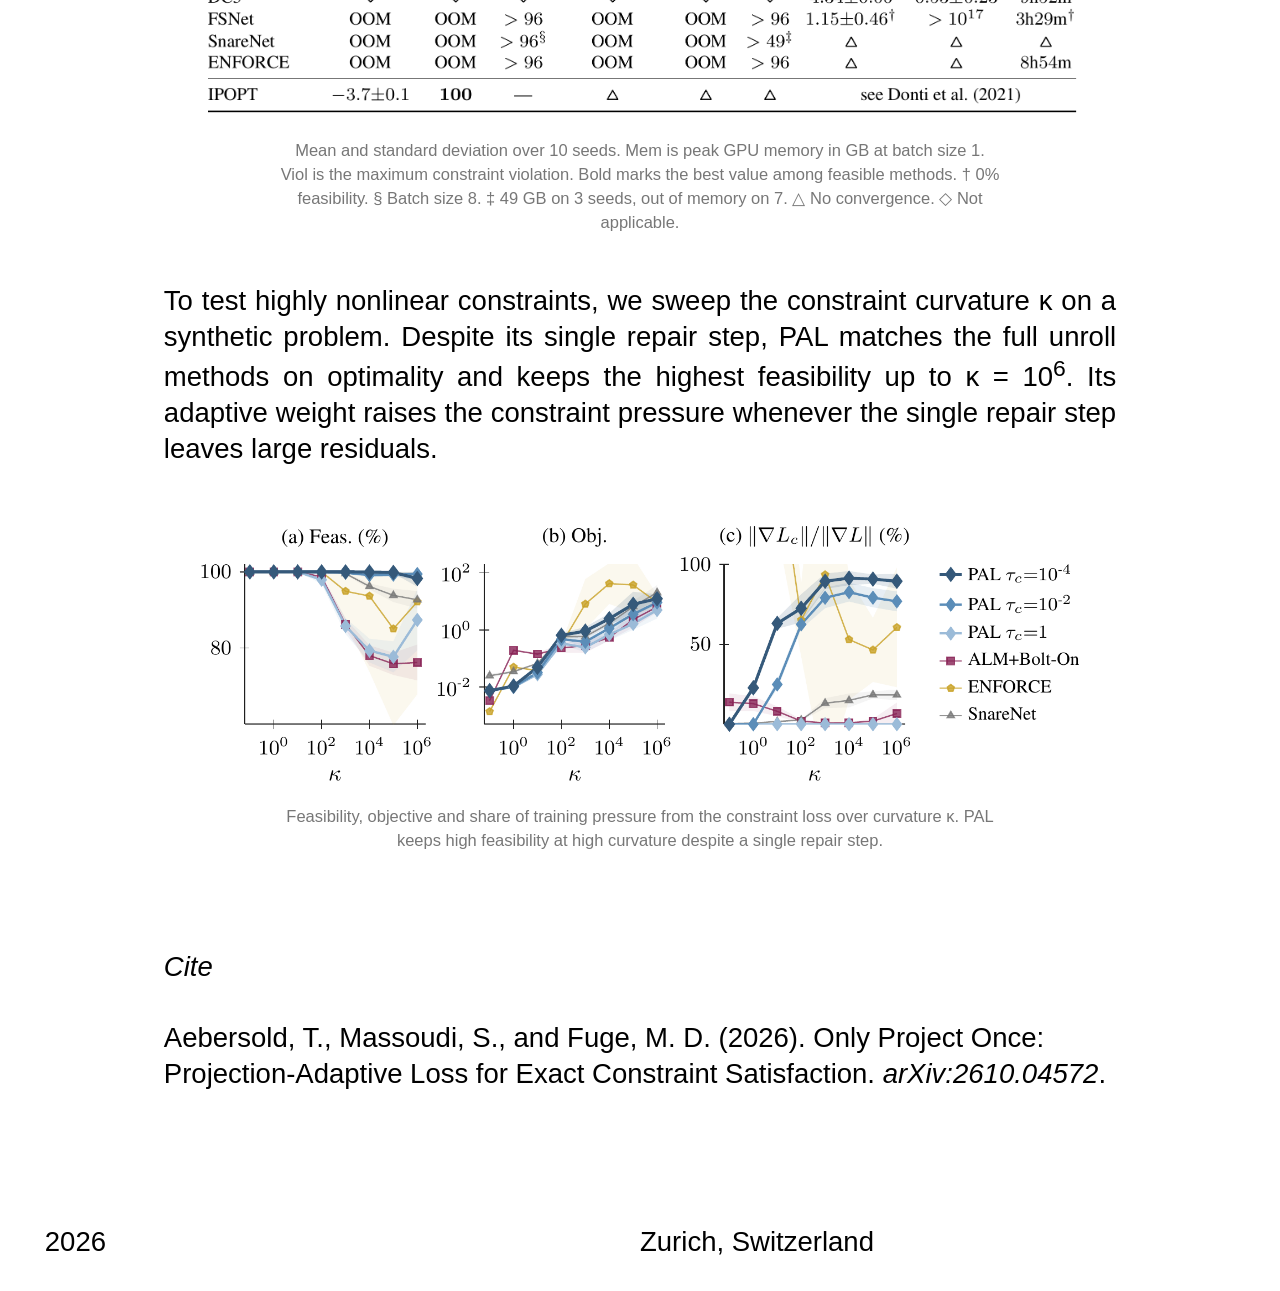
<file: pal/index.html>
<!doctype html>
<html lang="en">
<head>
<meta charset="utf-8">
<meta name="color-scheme" content="light only">
<meta name="viewport" content="width=device-width, initial-scale=1">
<title>Only Project Once, Tim Aebersold</title>
<meta property="og:title" content="Projection-Adaptive Loss">
<meta property="og:url" content="https://t-aeb.ch/pal/">
<meta property="og:image" content="https://t-aeb.ch/assets/pal/tile.jpg">
<meta name="twitter:card" content="summary_large_image">
<link rel="icon" href="/favicon.svg" type="image/svg+xml">
<link rel="icon" href="/favicon-48.png" sizes="48x48" type="image/png">
<link rel="apple-touch-icon" href="/apple-touch-icon.png">
<link rel="stylesheet" href="../style.css">
<style>
.pal-apps { display: flex; gap: 1.5rem; max-width: 960px; margin: 0 auto 2.5rem; }
.pal-apps figure { flex: 1 1 0; margin: 0; }
.pal-apps img { width: 100%; display: block; }
.pal-apps figcaption { margin-top: 0.4rem; }
.pal-tldr { max-width: none; margin: 0 auto 3rem; line-height: 1.3; }
@media (max-width: 700px) { .pal-apps { gap: 0.5rem; } .pal-apps figcaption { font-size: 11px; } }
</style>
<script defer src="https://cloud.umami.is/script.js" data-website-id="341a652f-47b7-41ca-9ee2-caf3be0a5d8a" data-domains="t-aeb.ch"></script>
</head>
<body>

<nav class="nav">
  <a href="/">Home</a>
  <a class="name" href="/">Tim Aebersold</a>
  <a class="about" href="/about/">About</a>
</nav>

<main class="paper">

<h1 class="paper-title">Only Project Once: Projection-Adaptive Loss for Exact Constraint Satisfaction</h1>
<p class="paper-authors"><a href="/about/">Tim Aebersold</a>, <a href="https://ideal.ethz.ch/laboratory/people/soheyl-massoudi.html">Soheyl Massoudi</a>, <a href="https://ideal.ethz.ch/laboratory/people/mark-fuge.html">Mark D. Fuge</a></p>
<p class="paper-affil">ETH Zurich</p>
<div class="paper-pill">Preprint</div>

<div class="paper-buttons">
  <a class="btn" href="https://arxiv.org/pdf/2610.04572"><svg viewBox="0 0 24 24" aria-hidden="true"><path fill="none" stroke="currentColor" stroke-width="2" stroke-linecap="round" stroke-linejoin="round" d="M6 2.5h8l5 5v14H6z M14 2.5v5h5 M9 13h7 M9 17h7"/></svg>Paper</a>
  <a class="btn" href="https://arxiv.org/abs/2610.04572"><svg viewBox="0 0 24 24" aria-hidden="true"><path fill="none" stroke="currentColor" stroke-width="2.4" stroke-linecap="round" stroke-linejoin="round" d="M6 4.5l12 15 M18 4.5L6 19.5"/></svg>arXiv</a>
  <a class="btn" href="https://github.com/IDEALLab/projection-adaptive-loss"><svg viewBox="0 0 16 16" aria-hidden="true"><path d="M8 0C3.58 0 0 3.58 0 8c0 3.54 2.29 6.53 5.47 7.59.4.07.55-.17.55-.38 0-.19-.01-.82-.01-1.49-2.01.37-2.53-.49-2.69-.94-.09-.23-.48-.94-.82-1.13-.28-.15-.68-.52-.01-.53.63-.01 1.08.58 1.23.82.72 1.21 1.87.87 2.33.66.07-.52.28-.87.51-1.07-1.78-.2-3.64-.89-3.64-3.95 0-.87.31-1.59.82-2.15-.08-.2-.36-1.02.08-2.12 0 0 .67-.21 2.2.82.64-.18 1.32-.27 2-.27.68 0 1.36.09 2 .27 1.53-1.04 2.2-.82 2.2-.82.44 1.1.16 1.92.08 2.12.51.56.82 1.27.82 2.15 0 3.07-1.87 3.75-3.65 3.95.29.25.54.73.54 1.48 0 1.07-.01 1.93-.01 2.2 0 .21.15.46.55.38A8.013 8.013 0 0016 8c0-4.42-3.58-8-8-8z"/></svg>Code</a>
  <a class="btn" href="#bibtex" onclick="copyBib(this); return false;"><svg viewBox="0 0 24 24" aria-hidden="true"><path fill="none" stroke="currentColor" stroke-width="2" stroke-linecap="round" stroke-linejoin="round" d="M9 4C7 4 6.5 5 6.5 7v2.5C6.5 11 5.5 12 4 12c1.5 0 2.5 1 2.5 2.5V17c0 2 .5 3 2.5 3 M15 4c2 0 2.5 1 2.5 3v2.5c0 1.5 1 2.5 2.5 2.5-1.5 0-2.5 1-2.5 2.5V17c0 2-.5 3-2.5 3"/></svg><span class="label">BibTeX</span></a>
</div>

<div class="pal-apps paper-figure">
  <figure><img src="../assets/pal/app_uav.png" alt="Blended wing body aircraft with internal structure"></figure>
  <figure><img src="../assets/pal/app_wind.png" alt="City block with buildings over a pedestrian wind speed field"></figure>
  <figure><img src="../assets/pal/app_grid.png" alt="One-line diagram of the IEEE 57-bus power grid"></figure>
</div>

<p class="pal-tldr">In training, a single detached projection step is enough for exact constraint satisfaction.</p>

<h2 class="paper-h2">Abstract</h2>
<p class="paper-abstract">Precise constraint satisfaction is a prerequisite to deploying learned models in many areas, motivating methods that repair raw neural predictions with a repair procedure. Current methods unroll multiple repair steps in training and softly penalize constraint violations that remain after the unroll. This is compute- and memory-intensive, lacks robustness when the repair fails to converge, and surrenders most of the constraint satisfaction work to the repair. Our central finding is that, contrary to common practice, a single detached projection step suffices in training. We accomplish this with a Projection-Adaptive Loss (PAL), which uses the constraint residual after this single step to adaptively weigh constraint penalties on the raw prediction. In experiments, PAL is the only method that retains virtually perfect feasibility on extremely nonlinear constraints, and matches or outperforms current methods on synthetic and engineering benchmarks. Because it only requires a single detached projection step, PAL trains 2.5&times; faster than the canonical repair-based method (DC3) on its own ACOPF benchmark. PAL can also be trained when constraints are expensive to evaluate (e.g., via neural surrogates), a setting where current unrolled methods are memory-intractable.</p>

<h2 class="paper-h2">Method</h2>
<p class="paper-abstract">Current methods unroll many repair steps in training and backpropagate through all of them. Constraint violations that remain after the unroll are softly penalized in the loss with a fixed weight. We show that a single detached projection step suffices in training. PAL uses the constraint residual after this single step to adaptively weigh constraint penalties on the raw prediction.</p>

<figure class="paper-figure hero">
  <a class="img-link" href="../assets/pal/hero.png"><img src="../assets/pal/hero.png" alt="Diagram comparing unrolled repair training with PAL, which uses a single detached projection step to set adaptive penalty weights"></a>
</figure>

<h2 class="paper-h2">Results</h2>
<p class="paper-abstract">We test PAL on three engineering case studies. Aircraft design uses a neural geometry model with surrogates for structure and aerodynamics. Urban planning uses a video diffusion model to rate pedestrian wind comfort. On both, the unrolled repair baselines run out of memory even at a batch size of 1 (SnareNet on aircraft design at 8), while PAL trains with batches of 32 and 16. On the ACOPF power grid benchmark with 576 constraints, PAL leads in feasibility and optimality and trains 2.5&times; faster than DC3.</p>

<figure class="paper-figure hero">
  <a class="img-link" href="../assets/pal/engineering.png"><img src="../assets/pal/engineering.png" alt="Results table for the aircraft, urban wind and power grid case studies, comparing PAL with ALM, DC3, FSNet, SnareNet, ENFORCE and IPOPT"></a>
  <figcaption>Mean and standard deviation over 10 seeds. Mem is peak GPU memory in GB at batch size 1. Viol is the maximum constraint violation. Bold marks the best value among feasible methods. &dagger;&nbsp;0% feasibility. &sect;&nbsp;Batch size 8. &Dagger;&nbsp;49 GB on 3 seeds, out of memory on 7. &#9651;&nbsp;No convergence. &#9671;&nbsp;Not applicable.</figcaption>
</figure>

<p class="paper-abstract">To test highly nonlinear constraints, we sweep the constraint curvature &kappa; on a synthetic problem. Despite its single repair step, PAL matches the full unroll methods on optimality and keeps the highest feasibility up to &kappa; = 10<sup>6</sup>. Its adaptive weight raises the constraint pressure whenever the single repair step leaves large residuals.</p>

<figure class="paper-figure hero">
  <a class="img-link" href="../assets/pal/curvature.png"><img src="../assets/pal/curvature.png" alt="Feasibility, objective and constraint gradient share over constraint curvature for PAL and baselines"></a>
  <figcaption>Feasibility, objective and share of training pressure from the constraint loss over curvature &kappa;. PAL keeps high feasibility at high curvature despite a single repair step.</figcaption>
</figure>

<section class="cite" id="bibtex">
  <p class="cite-label">Cite</p>
  <div>
    <p>Aebersold, T., Massoudi, S., and Fuge, M. D. (2026). Only Project Once: Projection-Adaptive Loss for Exact Constraint Satisfaction. <i>arXiv:2610.04572</i>.</p>
    <div class="cite-bib" id="bib"><span class="e">@article{aebersold2026onlyprojectonce,</span><span class="f">title = {Only Project Once: Projection-Adaptive Loss for Exact Constraint Satisfaction},</span><span class="f">author = {Aebersold, Tim and Massoudi, Soheyl and Fuge, Mark D.},</span><span class="f">journal = {arXiv preprint arXiv:2610.04572},</span><span class="f">year = {2026}</span><span class="e">}</span></div>
  </div>
</section>

</main>

<footer class="footer">
  <span>2026</span>
  <span>Zurich, Switzerland</span>
</footer>

<script>
function copyBib(btn) {
  var lines = [].map.call(document.querySelectorAll('#bib span'), function (e) {
    return (e.className === 'f' ? '  ' : '') + e.textContent;
  });
  navigator.clipboard.writeText(lines.join('\n'));
  var label = btn.querySelector('.label');
  label.textContent = 'Copied';
  setTimeout(function () { label.textContent = 'BibTeX'; }, 1500);
}
</script>
</body>
</html>
</file>
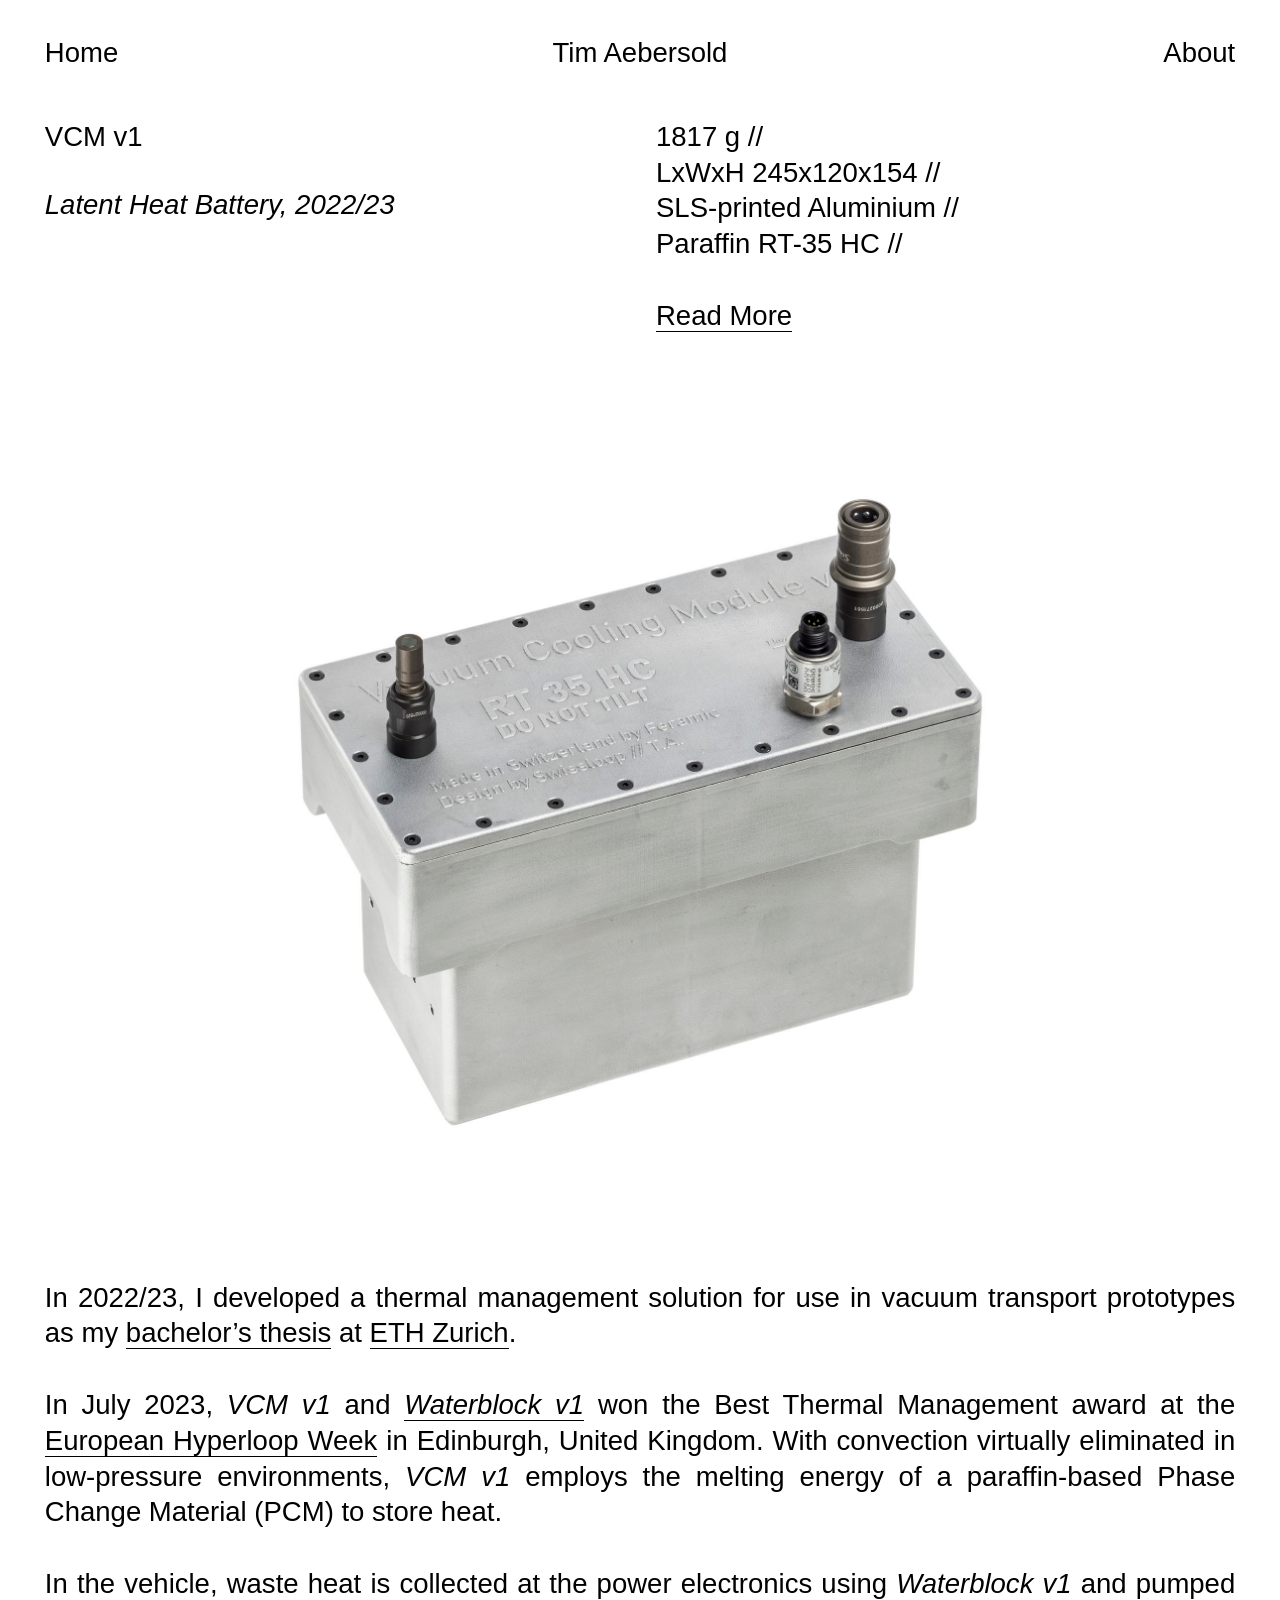
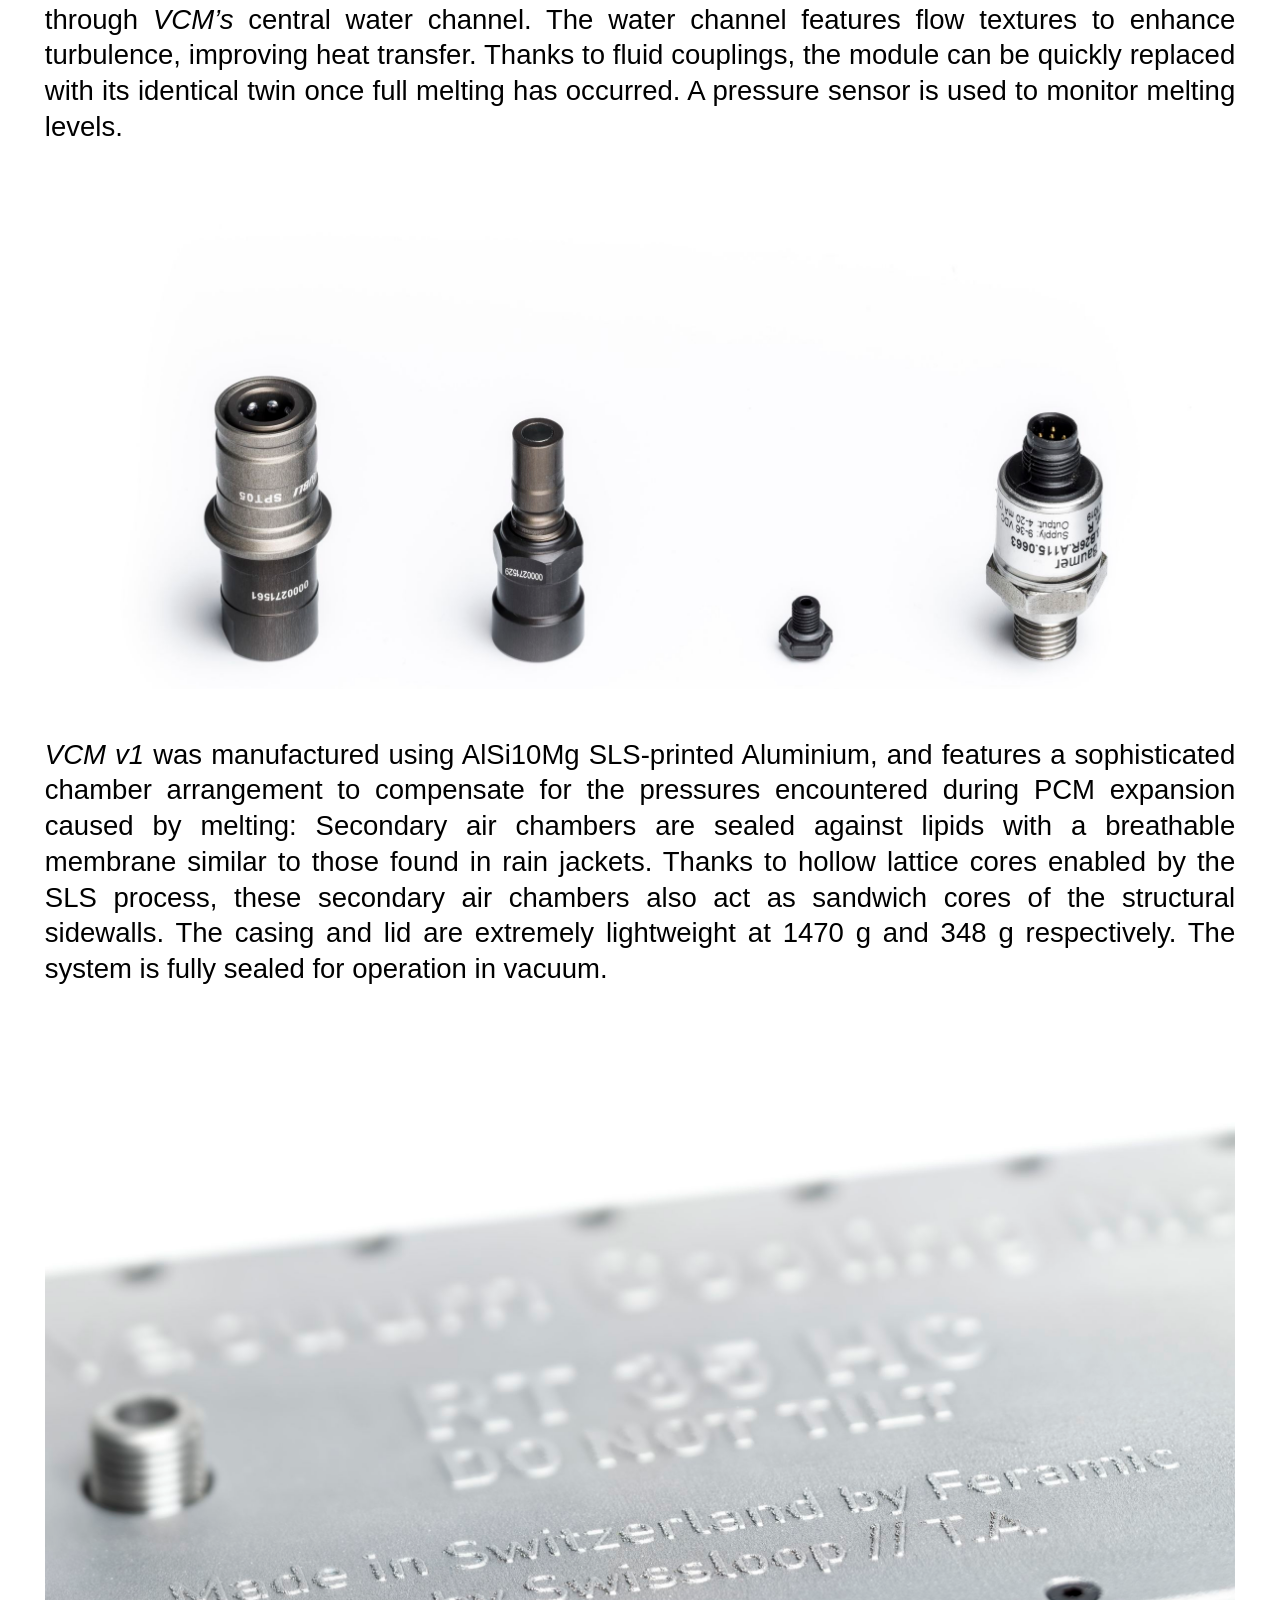
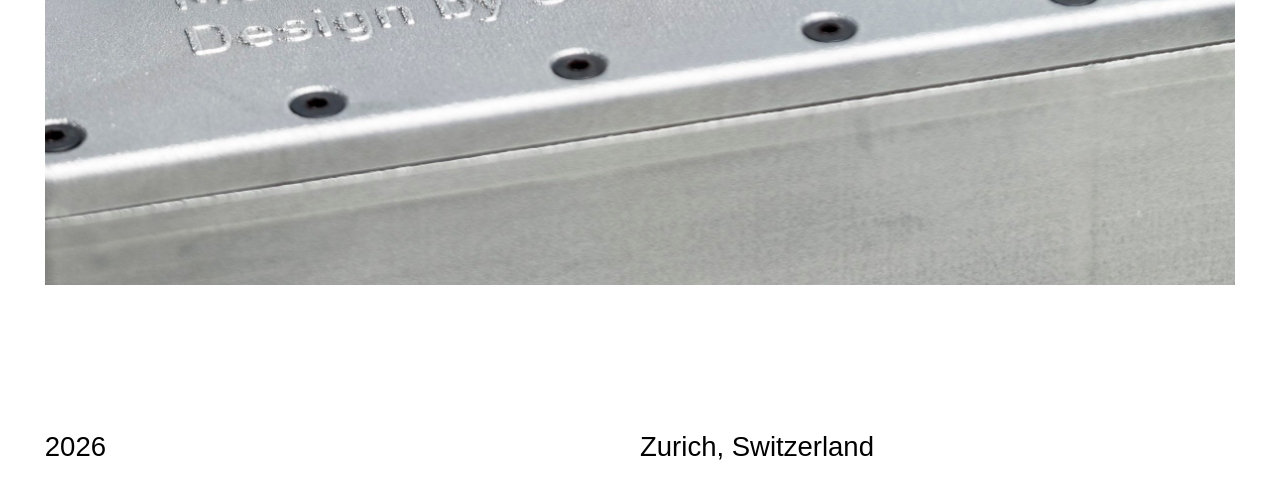
<file: vcm/index.html>
<!doctype html>
<html lang="en">
<head>
<meta charset="utf-8">
<meta name="color-scheme" content="light only">
<meta name="viewport" content="width=device-width, initial-scale=1">
<title>VCM v1, Tim Aebersold</title>
<meta property="og:title" content="VCM v1, Tim Aebersold">
<meta property="og:url" content="https://t-aeb.ch/vcm/">
<meta property="og:image" content="https://t-aeb.ch/assets/vcm/og.jpg">
<meta name="twitter:card" content="summary_large_image">
<link rel="icon" href="/favicon.svg" type="image/svg+xml">
<link rel="icon" href="/favicon-48.png" sizes="48x48" type="image/png">
<link rel="apple-touch-icon" href="/apple-touch-icon.png">
<link rel="stylesheet" href="../style.css">
<script defer src="https://cloud.umami.is/script.js" data-website-id="341a652f-47b7-41ca-9ee2-caf3be0a5d8a" data-domains="t-aeb.ch"></script>
</head>
<body>

<nav class="nav">
  <a href="/">Home</a>
  <a class="name" href="/">Tim Aebersold</a>
  <a class="about" href="/about/">About</a>
</nav>

<header class="head">
  <div>
    <h1 class="title">VCM v1</h1>
    <p class="subtitle">Latent Heat Battery, 2022/23</p>
  </div>
  <div>
    <ul class="specs">
      <li>1817 g</li>
      <li>LxWxH 245x120x154</li>
      <li>SLS-printed Aluminium</li>
      <li>Paraffin RT-35 HC</li>
    </ul>
    <p style="margin: 1.3em 0 0;"><a href="../assets/docs/aebersold-bsc-thesis-vcm.pdf">Read More</a></p>
  </div>
</header>

<img class="full" src="../assets/vcm/lid-couplings.jpg" alt="VCM v1 with lid, fluid couplings and pressure sensor">

<section class="text">
  <p>In 2022/23, I developed a thermal management solution for use in vacuum transport prototypes as my <a href="../assets/docs/aebersold-bsc-thesis-vcm.pdf">bachelor’s thesis</a> at <a href="https://ethz.ch">ETH Zurich</a>.</p>
  <p>In July 2023, <i>VCM v1</i> and <a href="/waterblock/"><i>Waterblock v1</i></a> won the Best Thermal Management award at the <a href="https://www.hyperloopweek.com/">European Hyperloop Week</a> in Edinburgh, United Kingdom. With convection virtually eliminated in low-pressure environments, <i>VCM v1</i> employs the melting energy of a paraffin-based Phase Change Material (PCM) to store heat.</p>
  <p>In the vehicle, waste heat is collected at the power electronics using <i>Waterblock v1</i> and pumped through <i>VCM’s</i> central water channel. The water channel features flow textures to enhance turbulence, improving heat transfer. Thanks to fluid couplings, the module can be quickly replaced with its identical twin once full melting has occurred. A pressure sensor is used to monitor melting levels.</p>
</section>

<img class="full" src="../assets/vcm/couplings-sensor.jpg" alt="Fluid couplings and pressure sensor">

<section class="text">
  <p><i>VCM v1</i> was manufactured using AlSi10Mg SLS-printed Aluminium, and features a sophisticated chamber arrangement to compensate for the pressures encountered during PCM expansion caused by melting: Secondary air chambers are sealed against lipids with a breathable membrane similar to those found in rain jackets. Thanks to hollow lattice cores enabled by the SLS process, these secondary air chambers also act as sandwich cores of the structural sidewalls. The casing and lid are extremely lightweight at 1470 g and 348 g respectively. The system is fully sealed for operation in vacuum.</p>
</section>

<img class="full" src="../assets/vcm/lid-engraving.jpg" alt="Engraved lid close-up">

<footer class="footer">
  <span>2026</span>
  <span>Zurich, Switzerland</span>
</footer>

</body>
</html>
</file>
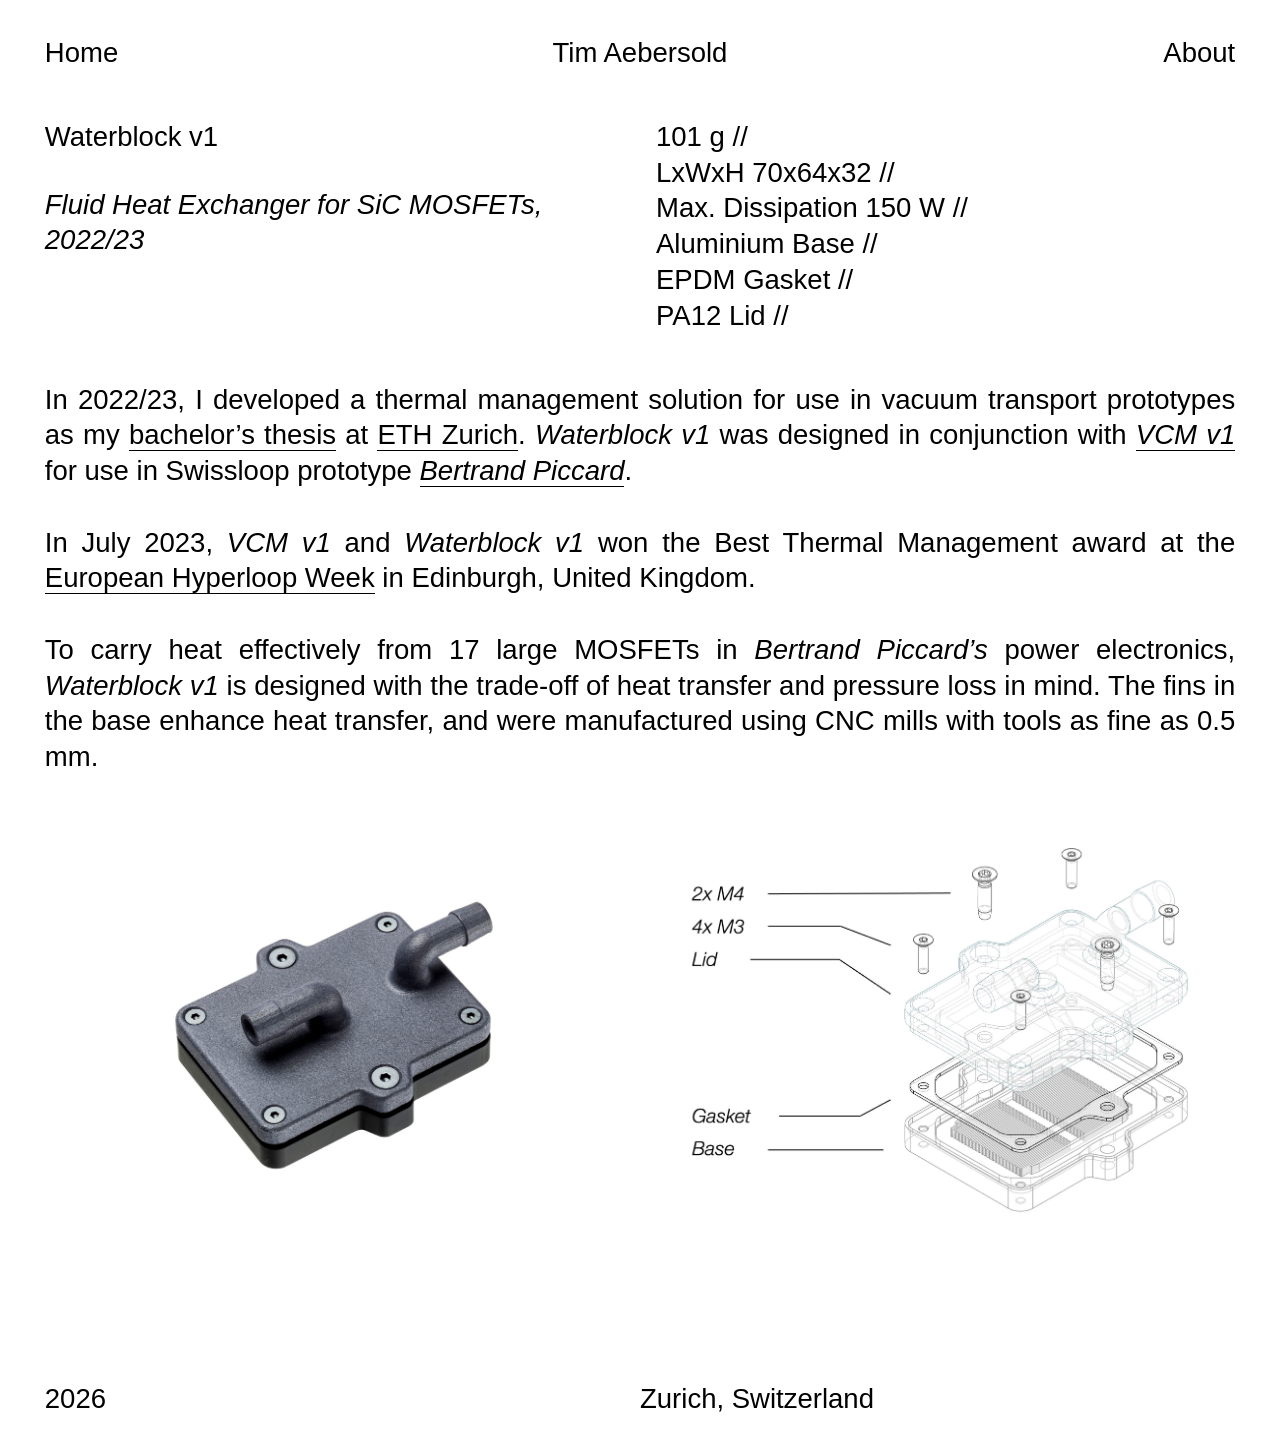
<file: waterblock/index.html>
<!doctype html>
<html lang="en">
<head>
<meta charset="utf-8">
<meta name="color-scheme" content="light only">
<meta name="viewport" content="width=device-width, initial-scale=1">
<title>Waterblock v1, Tim Aebersold</title>
<meta property="og:title" content="Waterblock v1, Tim Aebersold">
<meta property="og:url" content="https://t-aeb.ch/waterblock/">
<meta property="og:image" content="https://t-aeb.ch/assets/waterblock/tile.jpg">
<meta name="twitter:card" content="summary_large_image">
<link rel="icon" href="/favicon.svg" type="image/svg+xml">
<link rel="icon" href="/favicon-48.png" sizes="48x48" type="image/png">
<link rel="apple-touch-icon" href="/apple-touch-icon.png">
<link rel="stylesheet" href="../style.css">
<script defer src="https://cloud.umami.is/script.js" data-website-id="341a652f-47b7-41ca-9ee2-caf3be0a5d8a" data-domains="t-aeb.ch"></script>
</head>
<body>

<nav class="nav">
  <a href="/">Home</a>
  <a class="name" href="/">Tim Aebersold</a>
  <a class="about" href="/about/">About</a>
</nav>

<header class="head">
  <div>
    <h1 class="title">Waterblock v1</h1>
    <p class="subtitle">Fluid Heat Exchanger for SiC MOSFETs, 2022/23</p>
  </div>
  <ul class="specs">
    <li>101 g</li>
    <li>LxWxH 70x64x32</li>
    <li>Max. Dissipation 150 W</li>
    <li>Aluminium Base</li>
    <li>EPDM Gasket</li>
    <li>PA12 Lid</li>
  </ul>
</header>

<section class="text">
  <p>In 2022/23, I developed a thermal management solution for use in vacuum transport prototypes as my <a href="../assets/docs/aebersold-bsc-thesis-vcm.pdf">bachelor’s thesis</a> at <a href="https://ethz.ch">ETH Zurich</a>. <i>Waterblock v1</i> was designed in conjunction with <a href="/vcm/"><i>VCM v1</i></a> for use in Swissloop prototype <a href="/bertrand-piccard/"><i>Bertrand Piccard</i></a>.</p>
  <p>In July 2023, <i>VCM v1</i> and <i>Waterblock v1</i> won the Best Thermal Management award at the <a href="https://www.hyperloopweek.com/">European Hyperloop Week</a> in Edinburgh, United Kingdom.</p>
  <p>To carry heat effectively from 17 large MOSFETs in <i>Bertrand Piccard’s</i> power electronics, <i>Waterblock v1</i> is designed with the trade-off of heat transfer and pressure loss in mind. The fins in the base enhance heat transfer, and were manufactured using CNC mills with tools as fine as 0.5 mm.</p>
</section>

<div class="pair even" style="align-items: center">
  <img src="../assets/waterblock/assembled.jpg" alt="Assembled Waterblock v1 with PA12 lid and hose barbs" style="height: auto; object-fit: contain">
  <img src="../assets/waterblock/exploded-labelled.jpg" alt="Exploded drawing of Waterblock v1: screws, lid, gasket, base" style="height: auto; object-fit: contain">
</div>

<footer class="footer">
  <span>2026</span>
  <span>Zurich, Switzerland</span>
</footer>

</body>
</html>
</file>
<file: style.css>
/* t-aeb.ch: one stylesheet for every page. */

:root {
  color-scheme: light only;
  --sans: "Helvetica Neue", Helvetica, Arial, sans-serif;
  --font: var(--sans);
  --text: #000;
  --muted: #777;
  --bg: #fff;
  --gutter: 3.5vw;
  --size: clamp(18px, 2.15vw, 34px);
}

* { box-sizing: border-box; }

body {
  margin: 0;
  padding: 0 var(--gutter);
  background: var(--bg);
  color: var(--text);
  font-family: var(--font);
  font-size: var(--size);
  line-height: 1.3;
  -webkit-font-smoothing: antialiased;
}

a { color: inherit; text-decoration: none; border-bottom: 1px solid currentColor; }
img, video { display: block; max-width: 100%; height: auto; }

/* Header: Home / name / About */
.nav {
  display: grid;
  grid-template-columns: 1fr auto 1fr;
  padding: 2.2rem 0 3rem;
}
.nav a { border-bottom: none; }
.nav .name { text-align: center; }
.nav .about { text-align: right; }

/* Footer: year / place */
.footer {
  display: grid;
  grid-template-columns: 1fr 1fr;
  padding: 6rem 0 2rem;
}

/* Homepage grid: two columns of tiles, title on hover */
.grid {
  display: grid;
  grid-template-columns: 1fr 1fr;
  gap: 2rem;
}
.tile { position: relative; display: block; border-bottom: none; }
.tile img { width: 100%; aspect-ratio: 16 / 9; object-fit: cover; }
.tile img.contain { object-fit: contain; }
.tile .label {
  position: absolute;
  left: 2rem;
  top: 2rem;
  padding: 0.3rem 0.8rem;
  background: rgba(0, 0, 0, 0.35);
  color: #fff;
  opacity: 0;
  transition: opacity 0.15s;
}
.tile:hover .label { opacity: 1; }

/* Project header: title + italic subtitle left, spec list right */
.head {
  display: grid;
  grid-template-columns: 1fr 1fr;
  gap: 2rem;
  margin-bottom: 3rem;
}
.head .title { margin: 0 0 2rem; font-weight: normal; font-size: inherit; }
.head .subtitle { font-style: italic; margin: 0; }
.head .specs { list-style: none; margin: 0; padding: 0; }
.head .specs li::after { content: " //"; }
.head .links { list-style: none; margin: 0; padding: 0; }
.head .links li { margin-bottom: 1.2rem; }

/* Body text and figures */
.text { margin: 3rem 0; }
.text p { margin: 0 0 1.3em; }
.full { margin: 3rem 0; width: 100%; }
.pair {
  display: grid;
  grid-template-columns: 2fr 1fr;
  gap: 2rem;
  margin: 3rem 0;
}
.pair.even { grid-template-columns: 1fr 1fr; }
.pair img { width: 100%; height: 100%; object-fit: cover; }
.caption { color: var(--muted); font-size: 0.6em; margin-top: 0.5rem; }
.credit { color: var(--muted); font-size: 0.55em; margin-top: 3rem; }
pre.bibtex {
  font-size: 0.5em;
  white-space: pre-wrap;
  font-family: ui-monospace, Menlo, monospace;
  border-top: 1px solid var(--text);
  padding-top: 1rem;
}
.todo { color: #c00; }

@media (max-width: 700px) {
  :root { --gutter: 16px; --size: 18px; }
  .grid, .head, .pair, .pair.even, .footer { grid-template-columns: 1fr; }
  .nav { padding: 1.2rem 0 2rem; }
}

/* added by hardware pages */
.full.narrow { width: 60%; margin-left: auto; margin-right: auto; }
@media (max-width: 700px) { .full.narrow { width: 100%; } }

/* paper pages */
.paper { max-width: 960px; margin: 0 auto; text-align: center; }
.paper-title { font-family: var(--font); font-weight: normal; font-size: 1em; line-height: 1.2; margin: 1rem 0 1.6rem; }
.paper-authors { font-size: 1em; margin: 0 0 0.3em; }
.paper-affil { font-size: 1em; margin: 0 0 1.4rem; }
.paper-pill {
  display: inline-block;
  font-size: 1em;
  border: 1px solid var(--text);
  border-radius: 999px;
  padding: 0.25em 0.9em;
  margin-bottom: 1.4rem;
}
.paper-buttons { display: flex; flex-wrap: wrap; justify-content: center; gap: 0.6rem; margin-bottom: 3rem; }
.paper-buttons .btn {
  display: inline-flex;
  align-items: center;
  gap: 0.45em;
  font-family: var(--font);
  font-size: 1em;
  line-height: 1;
  color: #fff;
  background: #000;
  border: none;
  border-radius: 999px;
  padding: 0.7em 1.15em;
}
.paper-buttons .btn:hover { background: #333; }
.paper-buttons .btn.disabled, .paper-buttons .btn.disabled:hover { background: #999; cursor: default; }
.paper-buttons .btn svg { width: 1.05em; height: 1.05em; fill: currentColor; flex: none; }
.paper-figure { margin: 0 auto 3rem; }
.paper-figure img { width: 100%; margin: 0 auto; }
.paper-figure.hero { max-width: 900px; }
.paper-figure.medium { max-width: 800px; }
.paper-figure figcaption {
  color: var(--muted);
  font-size: 1em;
  line-height: 1.45;
  max-width: 720px;
  margin: 0.8rem auto 0;
}
.paper-h2 { font-family: var(--font); font-weight: normal; font-size: 1em; margin: 0 0 1rem; }
.paper-abstract {
  max-width: 800px;
  margin: 0 auto 3.5rem;
  font-size: 1em;
  line-height: 1.5;
  text-align: justify;
  hyphens: auto;
}
.paper-bib {
  text-align: left;
  max-width: 800px;
  margin: 0 auto;
  background: #f4f4f4;
  padding: 1rem 1.2rem;
  font-family: var(--font);
  font-size: 1em;
  line-height: 1.5;
  white-space: pre;
  overflow-x: auto;
}
@media (max-width: 700px) {
  .paper-title { font-size: 1em; }
  .paper-abstract { text-align: left; }
  .paper-figure.hero, .paper-figure.medium { max-width: 100%; }
}

/* paper pages: match hardware-page type */
.paper-figure figcaption, .paper-bib { font-size: 0.6em; }
.paper-abstract { text-align: left; }
.paper-title { margin: 0 0 1.3em; }
.paper-buttons .btn { padding: 0.25em 0.8em; }
@media (max-width: 700px) { .paper-title { font-size: 1em; } }
.paper { max-width: none; }
.paper-abstract, .paper-bib { max-width: none; line-height: 1.3; hyphens: manual; }
.paper-abstract { margin-bottom: 3rem; }

/* citation block, Cargo-style two columns */
.cite {
  display: grid;
  grid-template-columns: 1fr 1fr;
  gap: 2rem;
  text-align: left;
  margin: 6rem 0 0;
}
.cite p { margin: 0 0 1.3em; }
.cite-label { margin: 0; }
.cite-bib {
  font-family: var(--font);
  font-size: 1em;
  line-height: 1.3;
  color: var(--muted);
  white-space: pre-wrap;
  margin: 0;
}
@media (max-width: 700px) { .cite { grid-template-columns: 1fr; } }
.cite-bib span { display: block; }
.cite-bib span.f { padding-left: 2em; text-indent: -1em; }

/* cite block: single column, centered */
.cite { display: block; text-align: center; }
.cite-label { margin: 0 0 1.3em; }
.cite-bib .todo { white-space: nowrap; }
.cite-bib { display: none; }

/* image links: tap to open the full-size figure, no link styling */
a.img-link { display: block; border-bottom: none; }

/* touch devices: tile titles as a plain line below the image */
@media (hover: none), (max-width: 700px) {
  .tile .label {
    position: static;
    display: block;
    padding: 0;
    margin-top: 0.4rem;
    background: none;
    color: var(--text);
    opacity: 1;
  }
}

/* phone: tighter vertical rhythm and compact paper buttons */
@media (max-width: 700px) {
  .nav { padding: 1rem 0 1.5rem; gap: 0.5rem; }
  .nav a { white-space: nowrap; }
  .footer { padding: 3rem 0 1.5rem; }
  .grid { gap: 1.5rem; }
  .head { gap: 1rem; margin-bottom: 1.5rem; }
  .head .title { margin-bottom: 1rem; }
  .head > div > p:first-child { margin-top: 0; }
  .head p[style*="3rem"], .head ul[style*="3rem"] { margin-top: 1.5rem !important; }
  .text, .full, .pair { margin: 1.5rem 0; }
  .pair, .pair.even { gap: 1rem; }
  .credit { margin-top: 1.5rem; }
  .paper-title { margin-bottom: 1rem; }
  .paper-affil { margin-bottom: 1rem; }
  .paper-pill { font-size: 15px; margin-bottom: 1rem; }
  .paper-buttons { gap: 0.4rem; margin-bottom: 2rem; }
  .paper-buttons .btn { font-size: 15px; padding: 0.4em 0.75em; gap: 0.35em; }
  .paper-figure { margin-bottom: 2rem; }
  .paper-abstract { margin-bottom: 2rem; }
  .cite { margin-top: 3rem; }
}

/* bathtub photo pair: Cargo proportions on desktop, stacked full width on phones */
.pair.bathtub-pair { grid-template-columns: 0.8fr 1fr; }
@media (max-width: 700px) {
  .pair.bathtub-pair { grid-template-columns: 1fr; }
  .pair.bathtub-pair img { height: auto; }
  /* paper pages: centered text on phones */
  .pal-tldr { text-align: center; }
  .paper-abstract { text-align: justify; hyphens: auto; -webkit-hyphens: auto; }
}

/* about page portrait */
.portrait { width: 70%; }
@media (max-width: 700px) { .portrait { width: 100%; } }

/* section headings on paper pages */
.paper-h2 { margin: 0 0 1.3em; }
.paper-h2, .cite-label { text-align: left; font-style: italic; }
.cite, .cite p { text-align: left; }

/* running text: justified with hyphenation, on every page and screen size */
.text p, .paper-abstract {
  text-align: justify;
  hyphens: auto;
  -webkit-hyphens: auto;
}

/* paper pages on desktop: narrower text column, more space below the nav */
@media (min-width: 701px) {
  .paper { max-width: 80%; margin: 0 auto; }
  .paper-title { margin-top: 3rem; }
}
</file>
